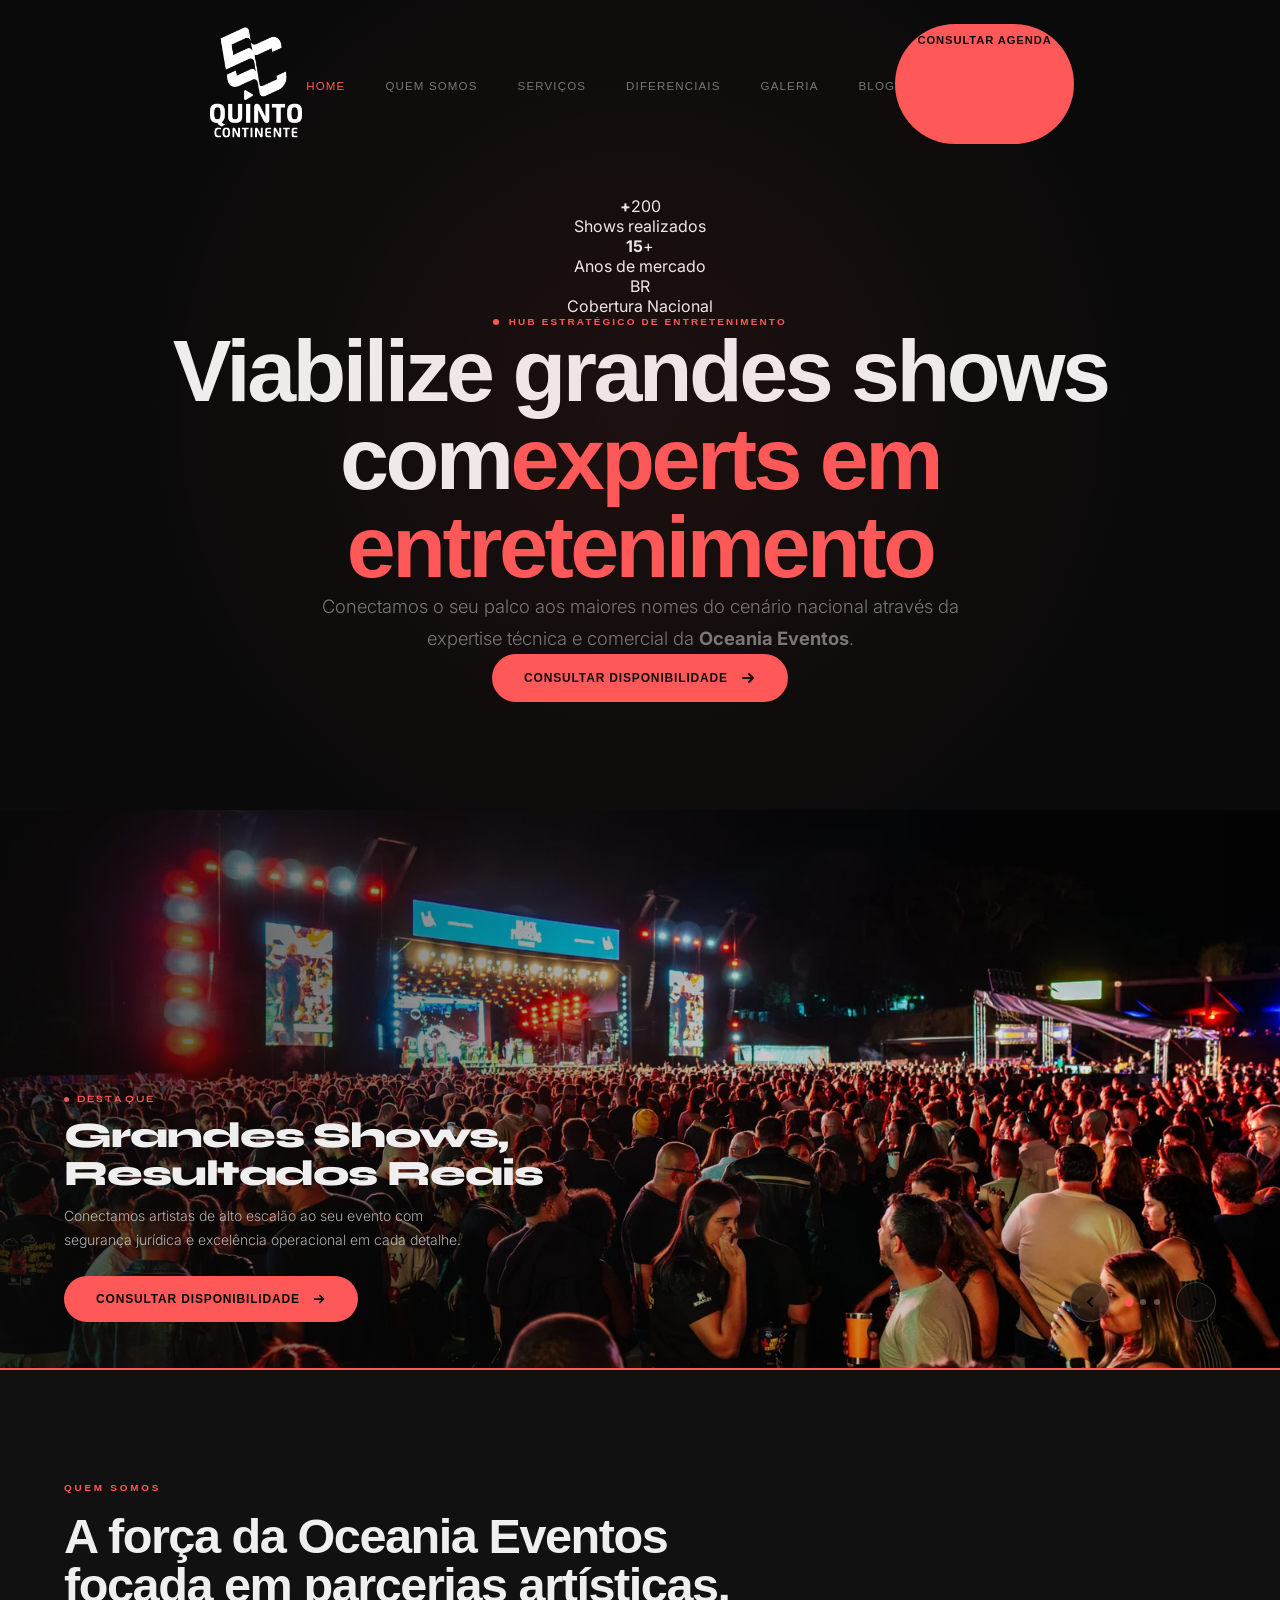
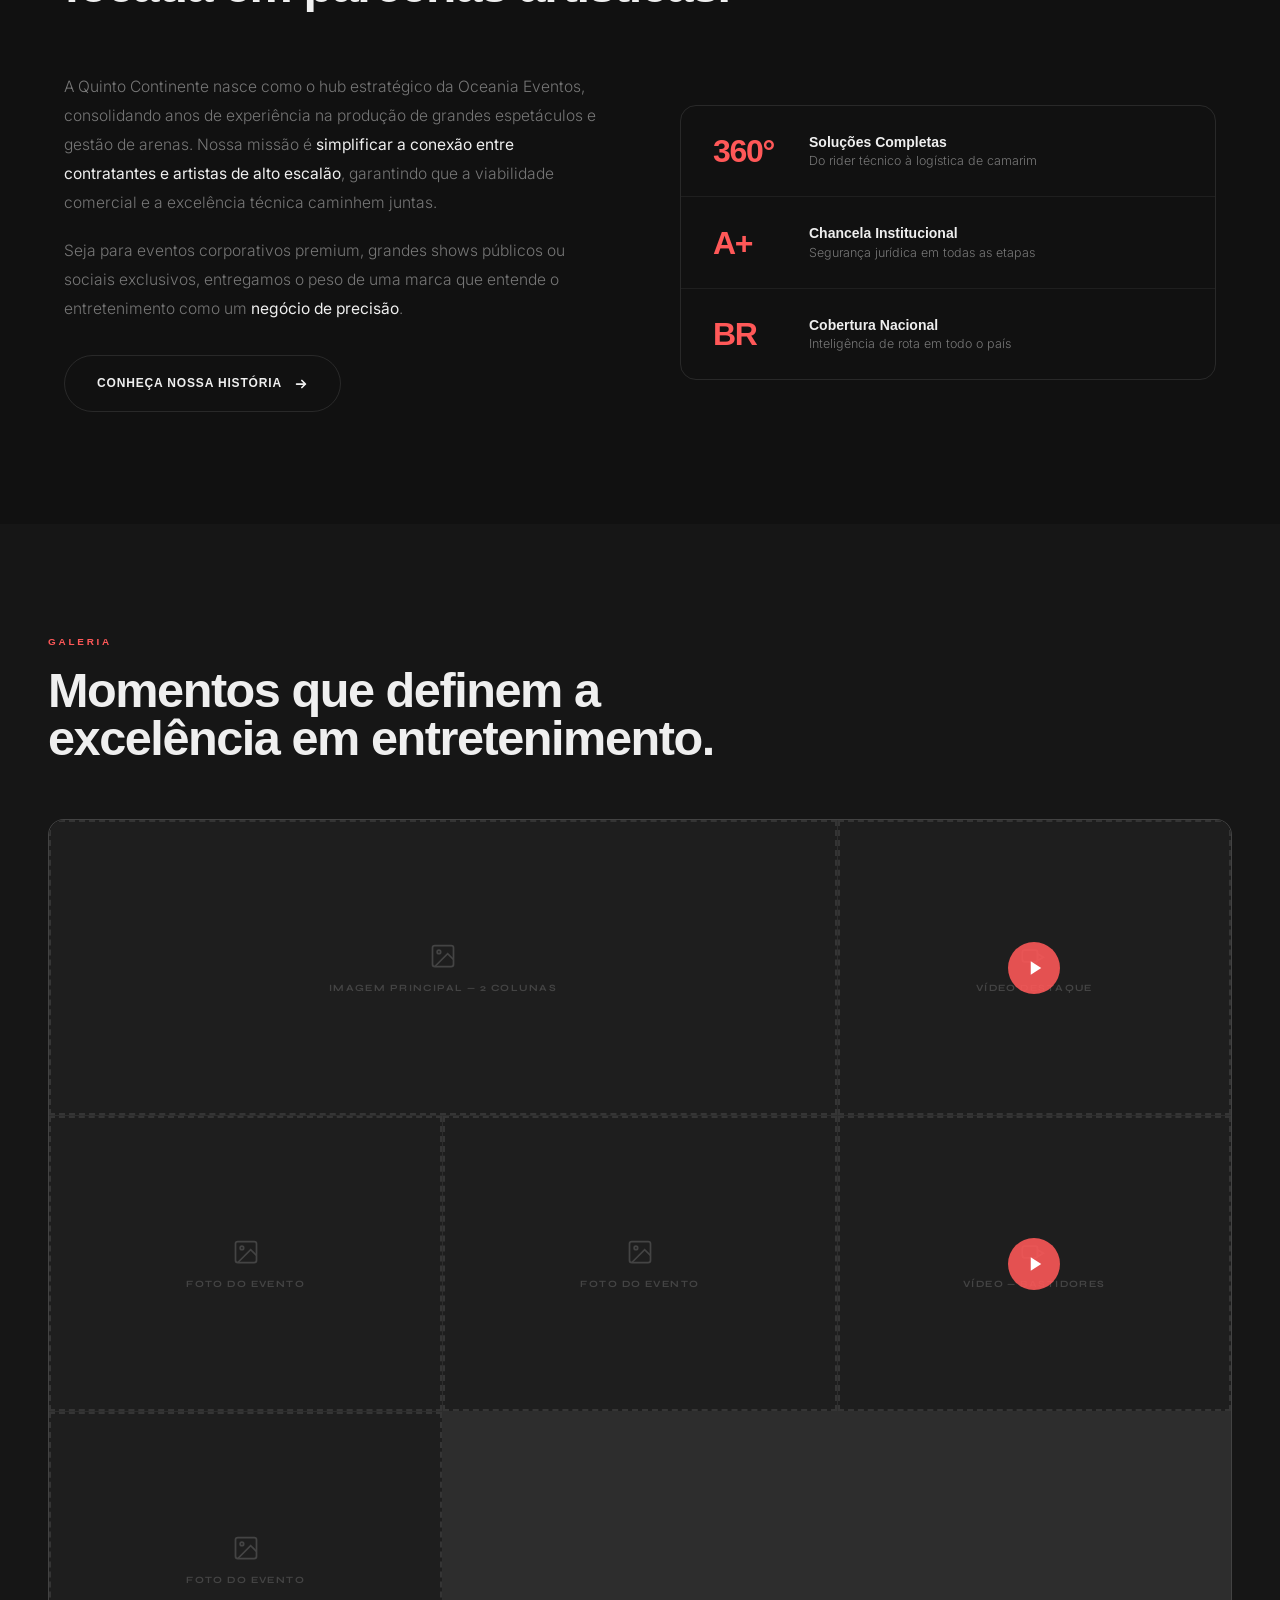
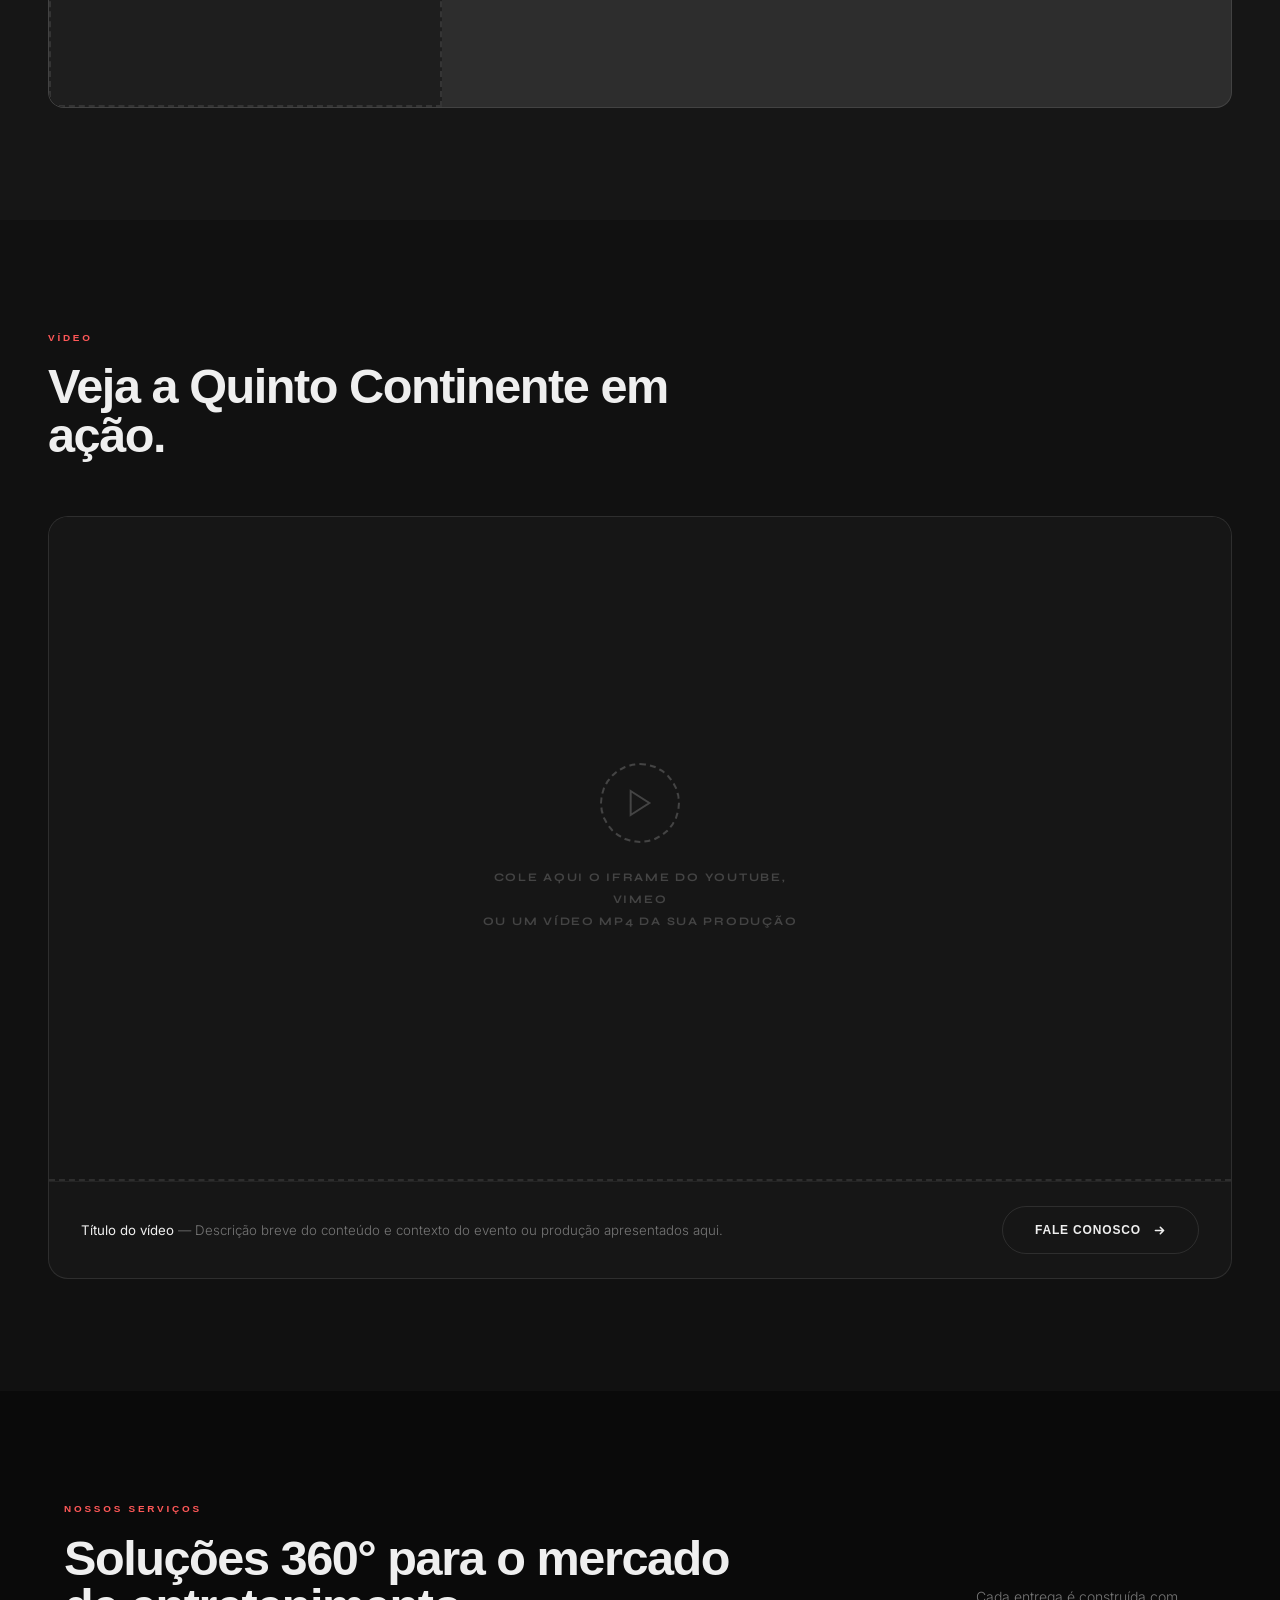
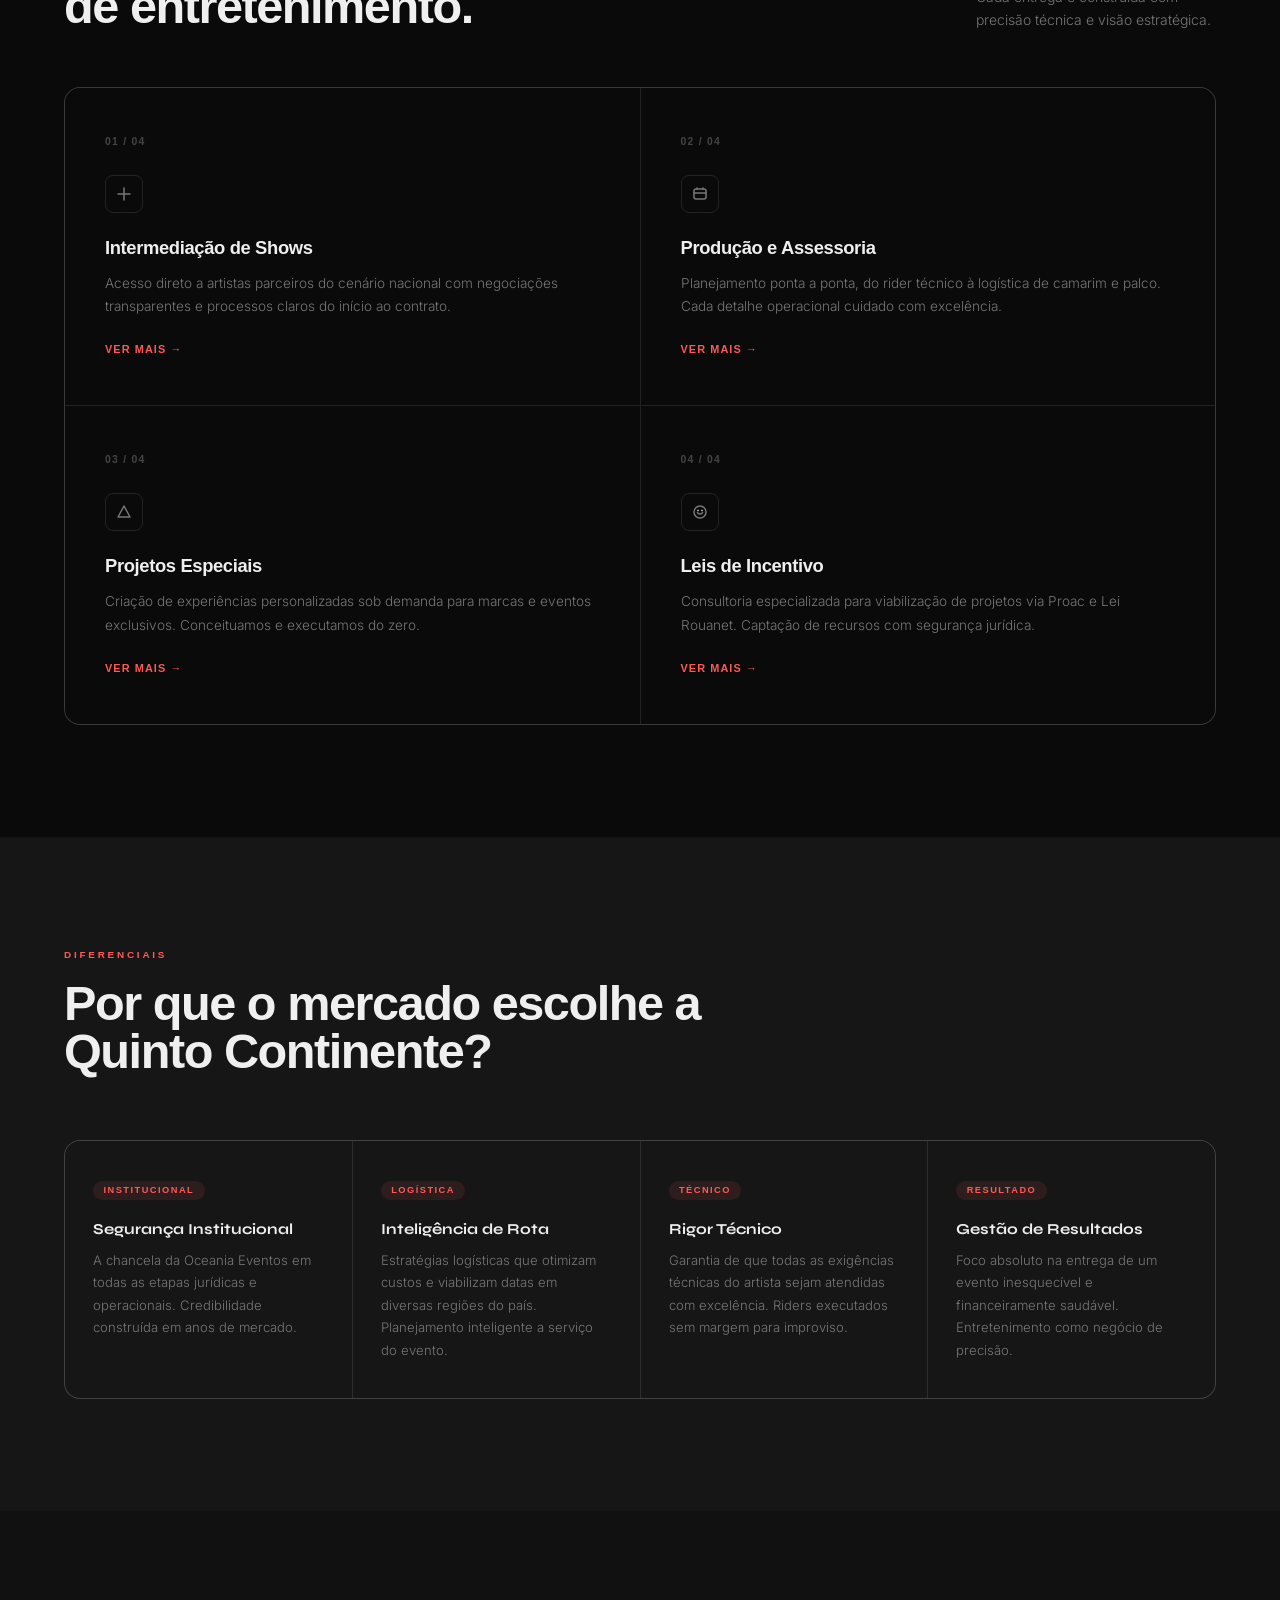
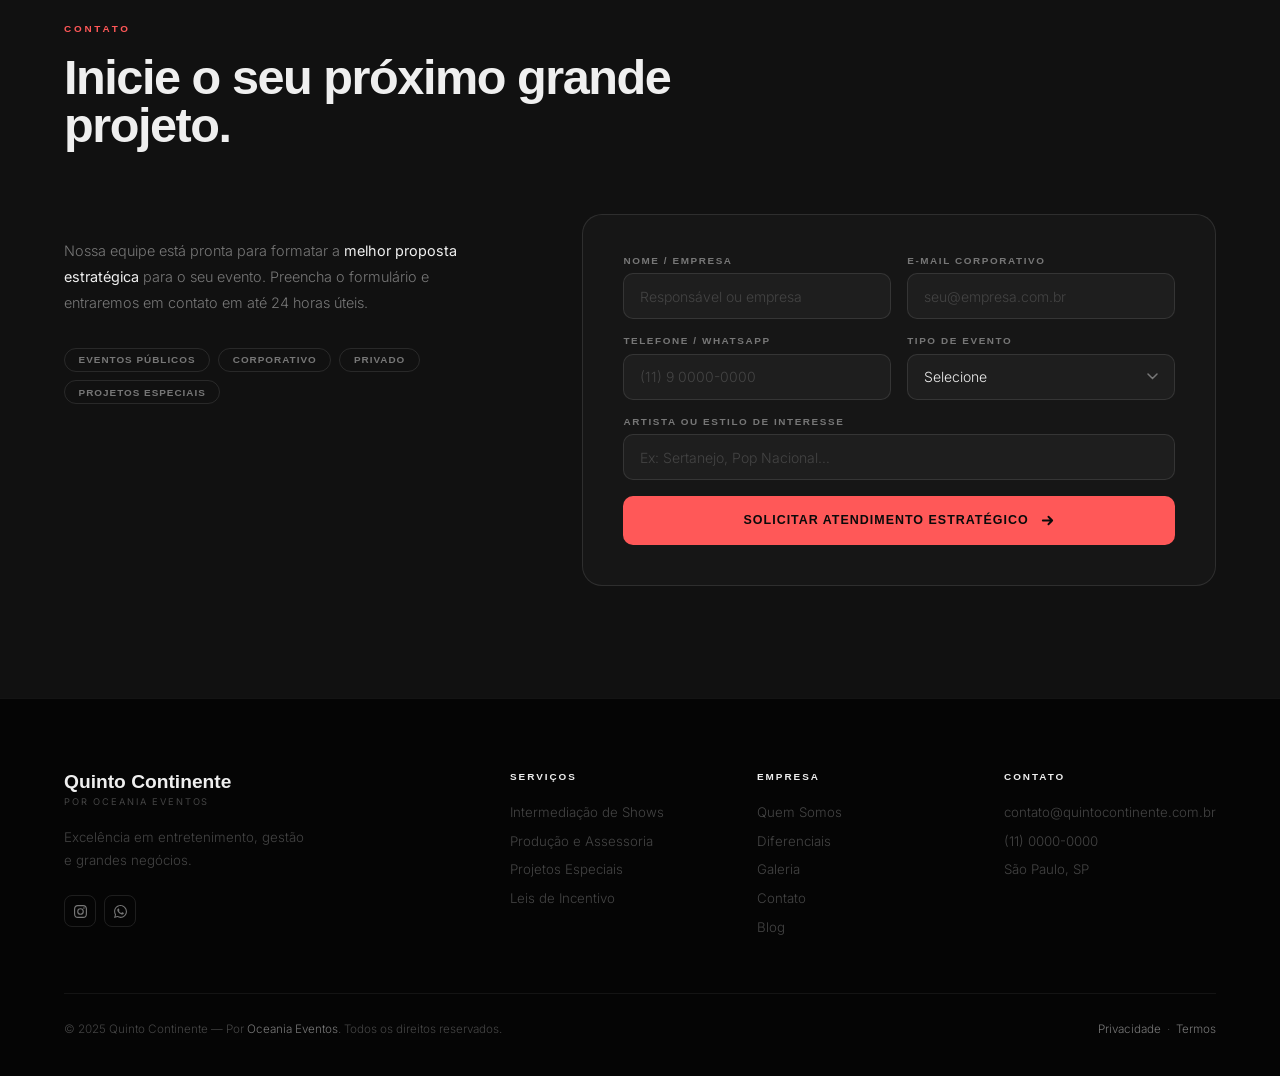
<file: index.html>
<!DOCTYPE html>
<html lang="pt-BR">
<head>
  <meta charset="UTF-8">
  <meta name="viewport" content="width=device-width, initial-scale=1.0">
  <title>Quinto Continente – Hub Estratégico de Entretenimento</title>
  <meta name="description" content="Conectamos grandes artistas ao seu palco com segurança operacional e expertise técnica da Oceania Eventos.">
  <link href="https://fonts.googleapis.com/css2?family=Syne:wght@400;500;600;700;800&family=Inter:wght@300;400;500&display=swap" rel="stylesheet">
  <link rel="stylesheet" href="assets/css/style.css">
  <link rel="stylesheet" href="assets/css/media.css">
</head>
<body>

  <div id="cur" class="cursor"></div>
  <div id="curR" class="cursor-ring"></div>
  <nav id="nav">
    <a href="index.html" class="nav-logo">
      <img src="assets/images/logo.png" alt="Quinto Continente" onerror="this.style.display='none';this.insertAdjacentHTML('afterend','<span style=\'font-family:Syne,sans-serif;font-size:1.1rem;font-weight:800;color:var(--text)\'>Quinto Continente</span>')">
    </a>
    <ul class="nav-links">
      <li><a href="index.html" class="active">Home</a></li>
      <li><a href="sobre/index.html">Quem Somos</a></li>
      <li><a href="servicos/index.html">Serviços</a></li>
      <li><a href="#diferenciais">Diferenciais</a></li>
      <li><a href="#midia">Galeria</a></li>
      <li><a href="https://blog.quintocontinente.com.br" target="_blank" rel="noopener">Blog</a></li>
    </ul>
    <a href="#contato" class="nav-btn">Consultar Agenda</a>
    <button class="nav-hamburger" aria-label="Menu"><span></span><span></span><span></span></button>
  </nav>
  <div class="nav-mobile">
    <a href="index.html">Home</a>
    <a href="sobre/index.html">Quem Somos</a>
    <a href="servicos/index.html">Serviços</a>
    <a href="#diferenciais">Diferenciais</a>
    <a href="#midia">Galeria</a>
    <a href="https://blog.quintocontinente.com.br" target="_blank" rel="noopener">Blog</a>
    <a href="#contato" style="color:var(--accent)">Consultar Agenda</a>
  </div>

  <!-- HERO -->
  <section class="hero">
    <div class="hero-bg"></div>
    <div class="hero-floats">
      <div class="hero-float"><div class="hero-float-num"><b>+</b>200</div><div class="hero-float-label">Shows realizados</div></div>
      <div class="hero-float"><div class="hero-float-num"><b>15</b>+</div><div class="hero-float-label">Anos de mercado</div></div>
      <div class="hero-float"><div class="hero-float-num">BR</div><div class="hero-float-label">Cobertura Nacional</div></div>
    </div>
    <div class="hero-tag"><span class="hero-tag-dot"></span>Hub Estratégico de Entretenimento</div>
    <h1>Viabilize grandes shows com<span class="hl">experts em entretenimento</span></h1>
    <div class="hero-bottom">
      <p class="hero-sub">Conectamos o seu palco aos maiores nomes do cenário nacional através da expertise técnica e comercial da <strong>Oceania Eventos</strong>.</p>
      <a href="#contato" class="btn-main">Consultar disponibilidade <svg class="arr" width="16" height="16" viewBox="0 0 16 16" fill="none"><path d="M3 8h10M9 4l4 4-4 4" stroke="currentColor" stroke-width="2" stroke-linecap="round" stroke-linejoin="round"/></svg></a>
    </div>
    <div class="hero-rule"></div>
  </section>

  <!-- BANNER ROTATIVO
       Para adicionar conteúdo em cada slide:
       - Imagem: <img class="banner-media" src="SUA-IMAGEM.jpg" alt="descrição">
       - Vídeo:  <video class="banner-media" autoplay muted loop playsinline><source src="SEU-VIDEO.mp4" type="video/mp4"></video>
       Coloque a tag dentro de <div class="banner-slide"> antes do .banner-overlay
  -->
  <div class="banner-section">
    <div class="banner-slider" id="bannerSlider">

      <div class="banner-slide active">
        <!-- Substitua pelo conteúdo do Banner 1 -->
        <div class="banner-ph"><div class="banner-ph-icon"><svg viewBox="0 0 24 24" stroke="currentColor" fill="none" stroke-width="1.5"><rect x="3" y="3" width="18" height="18" rx="2"/><circle cx="8.5" cy="8.5" r="1.5"/><path d="m21 15-5-5L5 21"/></svg></div><span><img class="banner-media" src="assets/images/banner_1.webp" alt="um baita festival"></span></div>
        <div class="banner-overlay"></div>
        <div class="banner-content">
          <div class="banner-label"><span class="banner-label-dot"></span>Destaque</div>
          <div class="banner-title">Grandes Shows, Resultados Reais</div>
          <div class="banner-desc">Conectamos artistas de alto escalão ao seu evento com segurança jurídica e excelência operacional em cada detalhe.</div>
          <a href="#contato" class="btn-main">Consultar disponibilidade <svg class="arr" width="14" height="14" viewBox="0 0 16 16" fill="none"><path d="M3 8h10M9 4l4 4-4 4" stroke="currentColor" stroke-width="2" stroke-linecap="round" stroke-linejoin="round"/></svg></a>
        </div>
      </div>

      <div class="banner-slide">
        <!-- Substitua pelo conteúdo do Banner 2 -->
        <div class="banner-ph"><div class="banner-ph-icon"><svg viewBox="0 0 24 24" stroke="currentColor" fill="none" stroke-width="1.5"><path d="m15 10 5 3-5 3V10z"/><rect x="2" y="7" width="13" height="10" rx="2"/></svg></div><span><img class="banner-media" src="assets/images/banner_2.webp" alt="descrição"></span></div>
        <div class="banner-overlay"></div>
        <div class="banner-content">
          <div class="banner-label"><span class="banner-label-dot"></span>Serviços</div>
          <div class="banner-title">Produção Completa Ponta a Ponta</div>
          <div class="banner-desc">Do rider técnico à logística de camarim e palco — cada detalhe operacional cuidado com excelência e precisão.</div>
          <a href="servicos/index.html" class="btn-main">Ver nossos serviços <svg class="arr" width="14" height="14" viewBox="0 0 16 16" fill="none"><path d="M3 8h10M9 4l4 4-4 4" stroke="currentColor" stroke-width="2" stroke-linecap="round" stroke-linejoin="round"/></svg></a>
        </div>
      </div>

      <div class="banner-slide">
        <!-- Substitua pelo conteúdo do Banner 3 -->
        <div class="banner-ph"><div class="banner-ph-icon"><svg viewBox="0 0 24 24" stroke="currentColor" fill="none" stroke-width="1.5"><polygon points="12,2 22,20 2,20"/></svg></div><span>Banner 3 — Adicione imagem ou vídeo aqui</span></div>
        <div class="banner-overlay"></div>
        <div class="banner-content">
          <div class="banner-label"><span class="banner-label-dot"></span>Projetos Especiais</div>
          <div class="banner-title">Experiências Personalizadas para Marcas</div>
          <div class="banner-desc">Criamos e executamos projetos exclusivos sob demanda — do conceito ao evento inesquecível, com total comprometimento.</div>
          <a href="servicos/index.html#especiais" class="btn-main">Saiba mais <svg class="arr" width="14" height="14" viewBox="0 0 16 16" fill="none"><path d="M3 8h10M9 4l4 4-4 4" stroke="currentColor" stroke-width="2" stroke-linecap="round" stroke-linejoin="round"/></svg></a>
        </div>
      </div>

      <div class="banner-progress" id="bannerProgress"></div>
      <div class="banner-controls">
        <button class="banner-btn" id="bannerPrev" aria-label="Anterior"><svg viewBox="0 0 16 16" stroke="currentColor" fill="none" stroke-width="2" stroke-linecap="round" stroke-linejoin="round"><path d="M10 4l-4 4 4 4"/></svg></button>
        <div class="banner-dots" id="bannerDots">
          <div class="banner-dot active" data-slide="0"></div>
          <div class="banner-dot" data-slide="1"></div>
          <div class="banner-dot" data-slide="2"></div>
        </div>
        <button class="banner-btn" id="bannerNext" aria-label="Próximo"><svg viewBox="0 0 16 16" stroke="currentColor" fill="none" stroke-width="2" stroke-linecap="round" stroke-linejoin="round"><path d="M6 4l4 4-4 4"/></svg></button>
      </div>
    </div>
  </div>

  <!-- SOBRE -->
  <section class="sobre" id="sobre">
    <div class="s-label reveal">Quem Somos</div>
    <h2 class="s-title reveal">A força da Oceania Eventos focada em parcerias artísticas.</h2>
    <div class="sobre-inner">
      <div class="sobre-body reveal">
        <p>A Quinto Continente nasce como o hub estratégico da Oceania Eventos, consolidando anos de experiência na produção de grandes espetáculos e gestão de arenas. Nossa missão é <strong>simplificar a conexão entre contratantes e artistas de alto escalão</strong>, garantindo que a viabilidade comercial e a excelência técnica caminhem juntas.</p>
        <p>Seja para eventos corporativos premium, grandes shows públicos ou sociais exclusivos, entregamos o peso de uma marca que entende o entretenimento como um <strong>negócio de precisão</strong>.</p>
        <a href="sobre/index.html" class="btn-outline" style="margin-top:2rem;display:inline-flex;align-items:center;gap:.75rem">Conheça nossa história <svg class="arr" width="14" height="14" viewBox="0 0 16 16" fill="none"><path d="M3 8h10M9 4l4 4-4 4" stroke="currentColor" stroke-width="2" stroke-linecap="round" stroke-linejoin="round"/></svg></a>
      </div>
      <div class="stat-box reveal d2">
        <div class="stat-row"><div class="stat-num">360°</div><div><div class="stat-title">Soluções Completas</div><div class="stat-sub">Do rider técnico à logística de camarim</div></div></div>
        <div class="stat-row"><div class="stat-num">A+</div><div><div class="stat-title">Chancela Institucional</div><div class="stat-sub">Segurança jurídica em todas as etapas</div></div></div>
        <div class="stat-row"><div class="stat-num">BR</div><div><div class="stat-title">Cobertura Nacional</div><div class="stat-sub">Inteligência de rota em todo o país</div></div></div>
      </div>
    </div>
  </section>

  <!-- GALERIA DE MÍDIA
       Para adicionar imagens/vídeos:
       - Imagem: substitua <div class="midia-ph"> por <img src="foto.jpg" alt="descrição">
       - Vídeo:  substitua <div class="midia-ph"> por <video src="video.mp4" muted loop></video>
       - Edite o texto em .midia-hover-label com o título de cada item
  -->
  <section class="midia-section" id="midia">
    <div class="s-label reveal">Galeria</div>
    <h2 class="s-title reveal">Momentos que definem a excelência em entretenimento.</h2>
    <div class="midia-grid reveal">

      <div class="midia-item midia-large" data-type="image">
        <!-- Imagem principal (ocupa 2 colunas) — Substitua o midia-ph abaixo -->
        <div class="midia-ph"><svg viewBox="0 0 24 24" stroke="currentColor" fill="none" stroke-width="1.5"><rect x="3" y="3" width="18" height="18" rx="2"/><circle cx="8.5" cy="8.5" r="1.5"/><path d="m21 15-5-5L5 21"/></svg><span>Imagem principal — 2 colunas</span></div>
        <div class="midia-hover"><div class="midia-hover-label">Show em destaque</div></div>
      </div>

      <div class="midia-item" data-type="video">
        <!-- Vídeo 1 — Substitua o midia-ph abaixo -->
        <div class="midia-ph"><svg viewBox="0 0 24 24" stroke="currentColor" fill="none" stroke-width="1.5"><path d="m15 10 5 3-5 3V10z"/><rect x="2" y="7" width="13" height="10" rx="2"/></svg><span>Vídeo destaque</span></div>
        <div class="midia-play-icon"><svg viewBox="0 0 24 24" fill="white"><polygon points="5,3 19,12 5,21"/></svg></div>
        <div class="midia-hover"><div class="midia-hover-label">Assista ao vídeo</div></div>
      </div>

      <div class="midia-item" data-type="image">
        <!-- Foto 2 — Substitua o midia-ph abaixo -->
        <div class="midia-ph"><svg viewBox="0 0 24 24" stroke="currentColor" fill="none" stroke-width="1.5"><rect x="3" y="3" width="18" height="18" rx="2"/><circle cx="8.5" cy="8.5" r="1.5"/><path d="m21 15-5-5L5 21"/></svg><span>Foto do evento</span></div>
        <div class="midia-hover"><div class="midia-hover-label">Evento corporativo</div></div>
      </div>

      <div class="midia-item" data-type="image">
        <!-- Foto 3 — Substitua o midia-ph abaixo -->
        <div class="midia-ph"><svg viewBox="0 0 24 24" stroke="currentColor" fill="none" stroke-width="1.5"><rect x="3" y="3" width="18" height="18" rx="2"/><circle cx="8.5" cy="8.5" r="1.5"/><path d="m21 15-5-5L5 21"/></svg><span>Foto do evento</span></div>
        <div class="midia-hover"><div class="midia-hover-label">Palco e produção</div></div>
      </div>

      <div class="midia-item" data-type="video">
        <!-- Vídeo 2 — Substitua o midia-ph abaixo -->
        <div class="midia-ph"><svg viewBox="0 0 24 24" stroke="currentColor" fill="none" stroke-width="1.5"><path d="m15 10 5 3-5 3V10z"/><rect x="2" y="7" width="13" height="10" rx="2"/></svg><span>Vídeo — bastidores</span></div>
        <div class="midia-play-icon"><svg viewBox="0 0 24 24" fill="white"><polygon points="5,3 19,12 5,21"/></svg></div>
        <div class="midia-hover"><div class="midia-hover-label">Bastidores do show</div></div>
      </div>

      <div class="midia-item" data-type="image">
        <!-- Foto 4 — Substitua o midia-ph abaixo -->
        <div class="midia-ph"><svg viewBox="0 0 24 24" stroke="currentColor" fill="none" stroke-width="1.5"><rect x="3" y="3" width="18" height="18" rx="2"/><circle cx="8.5" cy="8.5" r="1.5"/><path d="m21 15-5-5L5 21"/></svg><span>Foto do evento</span></div>
        <div class="midia-hover"><div class="midia-hover-label">Show ao vivo</div></div>
      </div>

    </div>
  </section>

  <!-- VÍDEO DESTAQUE
       Para YouTube: substitua o .video-ph-large por:
         <iframe src="https://www.youtube.com/embed/ID_DO_VIDEO" allow="autoplay; encrypted-media" allowfullscreen></iframe>
       Para vídeo próprio MP4:
         <video controls poster="thumbnail.jpg"><source src="video.mp4" type="video/mp4"></video>
  -->
  <section class="video-section" id="video">
    <div class="s-label reveal">Vídeo</div>
    <h2 class="s-title reveal">Veja a Quinto Continente em ação.</h2>
    <div class="video-wrap reveal d1">
      <!-- Substitua o bloco abaixo pelo iframe do YouTube ou tag <video> -->
      <div class="video-ph-large">
        <div class="video-ph-play"><svg viewBox="0 0 24 24" stroke="currentColor" fill="none" stroke-width="1.5"><polygon points="5,3 19,12 5,21"/></svg></div>
        <p>Cole aqui o iframe do YouTube, Vimeo<br>ou um vídeo MP4 da sua produção</p>
      </div>
      <!-- Exemplo YouTube (descomente e substitua o ID):
      <iframe src="https://www.youtube.com/embed/SEU_VIDEO_ID?rel=0&modestbranding=1"
              allow="accelerometer; autoplay; clipboard-write; encrypted-media; gyroscope; picture-in-picture"
              allowfullscreen></iframe>
      -->
      <div class="video-caption">
        <div class="video-caption-text"><strong>Título do vídeo</strong> — Descrição breve do conteúdo e contexto do evento ou produção apresentados aqui.</div>
        <a href="#contato" class="btn-outline" style="white-space:nowrap;flex-shrink:0;">Fale conosco <svg class="arr" width="13" height="13" viewBox="0 0 16 16" fill="none"><path d="M3 8h10M9 4l4 4-4 4" stroke="currentColor" stroke-width="2" stroke-linecap="round" stroke-linejoin="round"/></svg></a>
      </div>
    </div>
  </section>

  <!-- SERVIÇOS -->
  <section class="servicos" id="servicos">
    <div class="servicos-hd">
      <div><div class="s-label reveal">Nossos Serviços</div><h2 class="s-title reveal">Soluções 360° para o mercado de entretenimento.</h2></div>
      <p class="servicos-hd-note reveal">Cada entrega é construída com precisão técnica e visão estratégica.</p>
    </div>
    <div class="cards-wrap card-grid-2">
      <div class="card reveal"><div class="card-bar"></div><div class="card-idx">01 / 04</div><div class="card-icon"><svg viewBox="0 0 16 16" fill="none"><path d="M8 2v12M2 8h12" stroke-width="1.5" stroke-linecap="round"/></svg></div><h3 class="card-title">Intermediação de Shows</h3><p class="card-desc">Acesso direto a artistas parceiros do cenário nacional com negociações transparentes e processos claros do início ao contrato.</p><a href="servicos/index.html#intermediacao" class="card-link">Ver mais →</a></div>
      <div class="card reveal d1"><div class="card-bar"></div><div class="card-idx">02 / 04</div><div class="card-icon"><svg viewBox="0 0 16 16" fill="none"><rect x="2" y="3" width="12" height="10" rx="2" stroke-width="1.5"/><path d="M5 3V2M11 3V2M2 7h12" stroke-width="1.5" stroke-linecap="round"/></svg></div><h3 class="card-title">Produção e Assessoria</h3><p class="card-desc">Planejamento ponta a ponta, do rider técnico à logística de camarim e palco. Cada detalhe operacional cuidado com excelência.</p><a href="servicos/index.html#producao" class="card-link">Ver mais →</a></div>
      <div class="card reveal d2"><div class="card-bar"></div><div class="card-idx">03 / 04</div><div class="card-icon"><svg viewBox="0 0 16 16" fill="none"><polygon points="8,2 14,13 2,13" stroke-width="1.5" stroke-linejoin="round"/></svg></div><h3 class="card-title">Projetos Especiais</h3><p class="card-desc">Criação de experiências personalizadas sob demanda para marcas e eventos exclusivos. Conceituamos e executamos do zero.</p><a href="servicos/index.html#especiais" class="card-link">Ver mais →</a></div>
      <div class="card reveal d3"><div class="card-bar"></div><div class="card-idx">04 / 04</div><div class="card-icon"><svg viewBox="0 0 16 16" fill="none"><circle cx="8" cy="8" r="6" stroke-width="1.5"/><path d="M5.5 8.5S6 10 8 10s2.5-1.5 2.5-1.5" stroke-width="1.5" stroke-linecap="round"/><circle cx="6" cy="6.5" r=".8" fill="currentColor" stroke="none"/><circle cx="10" cy="6.5" r=".8" fill="currentColor" stroke="none"/></svg></div><h3 class="card-title">Leis de Incentivo</h3><p class="card-desc">Consultoria especializada para viabilização de projetos via Proac e Lei Rouanet. Captação de recursos com segurança jurídica.</p><a href="servicos/index.html#leis" class="card-link">Ver mais →</a></div>
    </div>
  </section>

  <!-- DIFERENCIAIS -->
  <section class="diferenciais" id="diferenciais">
    <div class="s-label reveal">Diferenciais</div>
    <h2 class="s-title reveal">Por que o mercado escolhe a Quinto Continente?</h2>
    <div class="cards-wrap card-grid-4" style="margin-top:4rem">
      <div class="dif reveal"><div class="dif-pill">Institucional</div><h4 class="dif-title">Segurança Institucional</h4><p class="dif-desc">A chancela da Oceania Eventos em todas as etapas jurídicas e operacionais. Credibilidade construída em anos de mercado.</p></div>
      <div class="dif reveal d1"><div class="dif-pill">Logística</div><h4 class="dif-title">Inteligência de Rota</h4><p class="dif-desc">Estratégias logísticas que otimizam custos e viabilizam datas em diversas regiões do país. Planejamento inteligente a serviço do evento.</p></div>
      <div class="dif reveal d2"><div class="dif-pill">Técnico</div><h4 class="dif-title">Rigor Técnico</h4><p class="dif-desc">Garantia de que todas as exigências técnicas do artista sejam atendidas com excelência. Riders executados sem margem para improviso.</p></div>
      <div class="dif reveal d3"><div class="dif-pill">Resultado</div><h4 class="dif-title">Gestão de Resultados</h4><p class="dif-desc">Foco absoluto na entrega de um evento inesquecível e financeiramente saudável. Entretenimento como negócio de precisão.</p></div>
    </div>
  </section>

  <!-- CONTATO -->
  <section class="contato" id="contato">
    <div class="s-label reveal">Contato</div>
    <h2 class="s-title reveal">Inicie o seu próximo grande projeto.</h2>
    <div class="contato-inner">
      <div class="contato-lft reveal">
        <p>Nossa equipe está pronta para formatar a <strong>melhor proposta estratégica</strong> para o seu evento. Preencha o formulário e entraremos em contato em até 24 horas úteis.</p>
        <div class="chips" style="margin-top:2rem"><span class="chip">Eventos Públicos</span><span class="chip">Corporativo</span><span class="chip">Privado</span><span class="chip">Projetos Especiais</span></div>
      </div>
      <div class="form-box reveal d2">
        <form data-form="contato">
          <div class="form-row">
            <div class="fg"><label class="fl" for="f-nome">Nome / Empresa</label><input class="fi" type="text" id="f-nome" placeholder="Responsável ou empresa" required></div>
            <div class="fg"><label class="fl" for="f-email">E-mail Corporativo</label><input class="fi" type="email" id="f-email" placeholder="seu@empresa.com.br" required></div>
          </div>
          <div class="form-row">
            <div class="fg"><label class="fl" for="f-tel">Telefone / WhatsApp</label><input class="fi" type="tel" id="f-tel" placeholder="(11) 9 0000-0000" required></div>
            <div class="fg"><label class="fl" for="f-tipo">Tipo de Evento</label><select class="fs" id="f-tipo" required><option value="" disabled selected>Selecione</option><option>Público</option><option>Privado</option><option>Corporativo</option></select></div>
          </div>
          <div class="fg"><label class="fl" for="f-artista">Artista ou Estilo de Interesse</label><input class="fi" type="text" id="f-artista" placeholder="Ex: Sertanejo, Pop Nacional…"></div>
          <button type="submit" class="btn-form">Solicitar Atendimento Estratégico <svg class="arr" width="15" height="15" viewBox="0 0 16 16" fill="none"><path d="M3 8h10M9 4l4 4-4 4" stroke="currentColor" stroke-width="2" stroke-linecap="round" stroke-linejoin="round"/></svg></button>
          <p class="form-ok"></p>
        </form>
      </div>
    </div>
  </section>

  <footer>
    <div class="footer-top">
      <div>
        <div class="f-logo">Quinto Continente</div>
        <div class="f-sub">Por Oceania Eventos</div>
        <p class="f-desc">Excelência em entretenimento, gestão e grandes negócios.</p>
        <div class="f-social">
          <a href="#" class="f-s" aria-label="Instagram"><svg viewBox="0 0 24 24"><path d="M12 2.163c3.204 0 3.584.012 4.85.07 3.252.148 4.771 1.691 4.919 4.919.058 1.265.069 1.645.069 4.849 0 3.205-.012 3.584-.069 4.849-.149 3.225-1.664 4.771-4.919 4.919-1.266.058-1.644.07-4.85.07-3.204 0-3.584-.012-4.849-.07-3.26-.149-4.771-1.699-4.919-4.92-.058-1.265-.07-1.644-.07-4.849 0-3.204.013-3.583.07-4.849.149-3.227 1.664-4.771 4.919-4.919 1.266-.057 1.645-.069 4.849-.069zM12 0C8.741 0 8.333.014 7.053.072 2.695.272.273 2.69.073 7.052.014 8.333 0 8.741 0 12c0 3.259.014 3.668.072 4.948.2 4.358 2.618 6.78 6.98 6.98C8.333 23.986 8.741 24 12 24c3.259 0 3.668-.014 4.948-.072 4.354-.2 6.782-2.618 6.979-6.98.059-1.28.073-1.689.073-4.948 0-3.259-.014-3.667-.072-4.947-.196-4.354-2.617-6.78-6.979-6.98C15.668.014 15.259 0 12 0zm0 5.838a6.162 6.162 0 100 12.324 6.162 6.162 0 000-12.324zM12 16a4 4 0 110-8 4 4 0 010 8zm6.406-11.845a1.44 1.44 0 100 2.881 1.44 1.44 0 000-2.881z"/></svg></a>
          <a href="#" class="f-s" aria-label="WhatsApp"><svg viewBox="0 0 24 24"><path d="M17.472 14.382c-.297-.149-1.758-.867-2.03-.967-.273-.099-.471-.148-.67.15-.197.297-.767.966-.94 1.164-.173.199-.347.223-.644.075-.297-.15-1.255-.463-2.39-1.475-.883-.788-1.48-1.761-1.653-2.059-.173-.297-.018-.458.13-.606.134-.133.298-.347.446-.52.149-.174.198-.298.298-.497.099-.198.05-.371-.025-.52-.075-.149-.669-1.612-.916-2.207-.242-.579-.487-.5-.669-.51-.173-.008-.371-.01-.57-.01-.198 0-.52.074-.792.372-.272.297-1.04 1.016-1.04 2.479 0 1.462 1.065 2.875 1.213 3.074.149.198 2.096 3.2 5.077 4.487.709.306 1.262.489 1.694.625.712.227 1.36.195 1.871.118.571-.085 1.758-.719 2.006-1.413.248-.694.248-1.289.173-1.413-.074-.124-.272-.198-.57-.347m-5.421 7.403h-.004a9.87 9.87 0 01-5.031-1.378l-.361-.214-3.741.982.998-3.648-.235-.374a9.86 9.86 0 01-1.51-5.26c.001-5.45 4.436-9.884 9.888-9.884 2.64 0 5.122 1.03 6.988 2.898a9.825 9.825 0 012.893 6.994c-.003 5.45-4.437 9.884-9.885 9.884m8.413-18.297A11.815 11.815 0 0012.05 0C5.495 0 .16 5.335.157 11.892c0 2.096.547 4.142 1.588 5.945L.057 24l6.305-1.654a11.882 11.882 0 005.683 1.448h.005c6.554 0 11.89-5.335 11.893-11.893a11.821 11.821 0 00-3.48-8.413z"/></svg></a>
        </div>
      </div>
      <div><div class="f-col-title">Serviços</div><ul class="f-links"><li><a href="servicos/index.html#intermediacao">Intermediação de Shows</a></li><li><a href="servicos/index.html#producao">Produção e Assessoria</a></li><li><a href="servicos/index.html#especiais">Projetos Especiais</a></li><li><a href="servicos/index.html#leis">Leis de Incentivo</a></li></ul></div>
      <div><div class="f-col-title">Empresa</div><ul class="f-links"><li><a href="sobre/index.html">Quem Somos</a></li><li><a href="#diferenciais">Diferenciais</a></li><li><a href="#midia">Galeria</a></li><li><a href="#contato">Contato</a></li><li><a href="https://blog.quintocontinente.com.br" target="_blank" rel="noopener">Blog</a></li></ul></div>
      <div><div class="f-col-title">Contato</div><ul class="f-links"><li><a href="mailto:contato@quintocontinente.com.br">contato@quintocontinente.com.br</a></li><li><a href="tel:+5511000000000">(11) 0000-0000</a></li><li><a href="#">São Paulo, SP</a></li></ul></div>
    </div>
    <div class="footer-bot">
      <p>© 2025 Quinto Continente — Por <a href="#">Oceania Eventos</a>. Todos os direitos reservados.</p>
      <p><a href="#">Privacidade</a> &nbsp;·&nbsp; <a href="#">Termos</a></p>
    </div>
  </footer>

  <script src="assets/js/main.js"></script>
  <script src="assets/js/banner.js"></script>
</body>
</html>
</file>
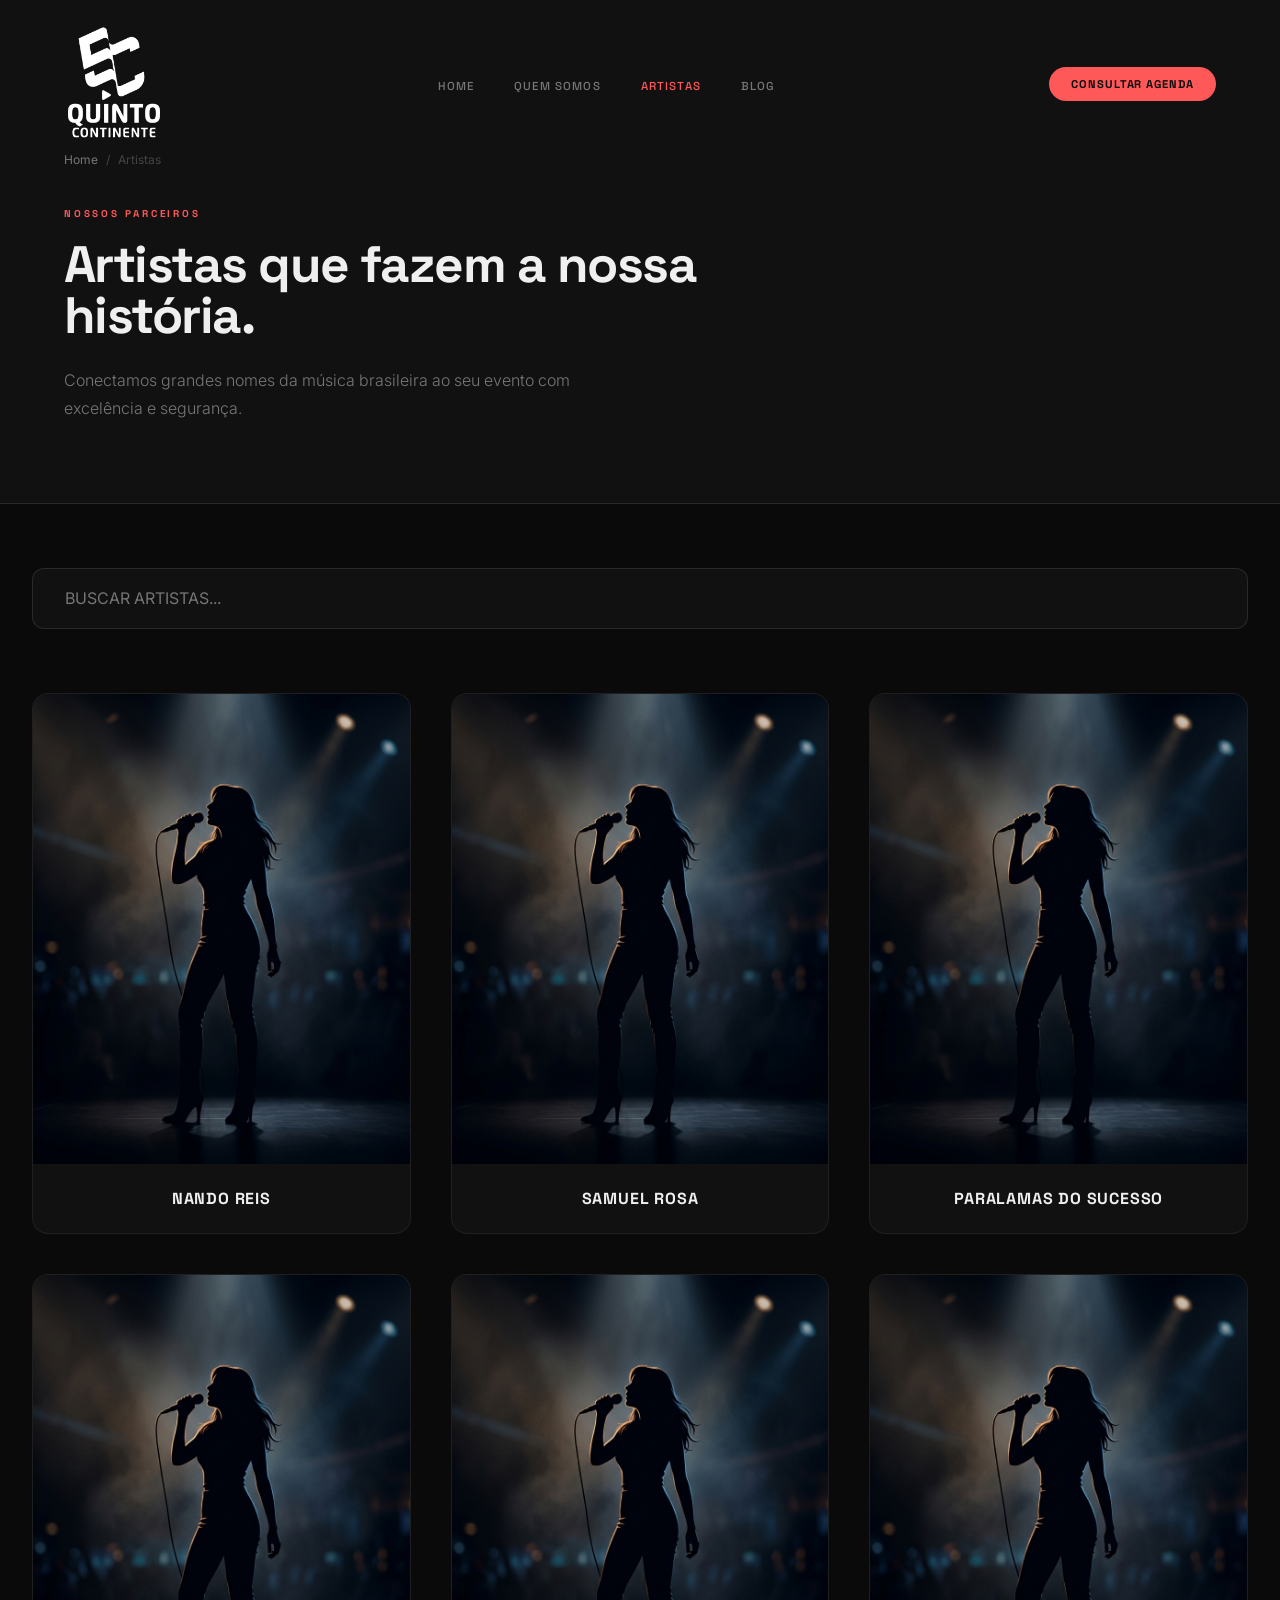
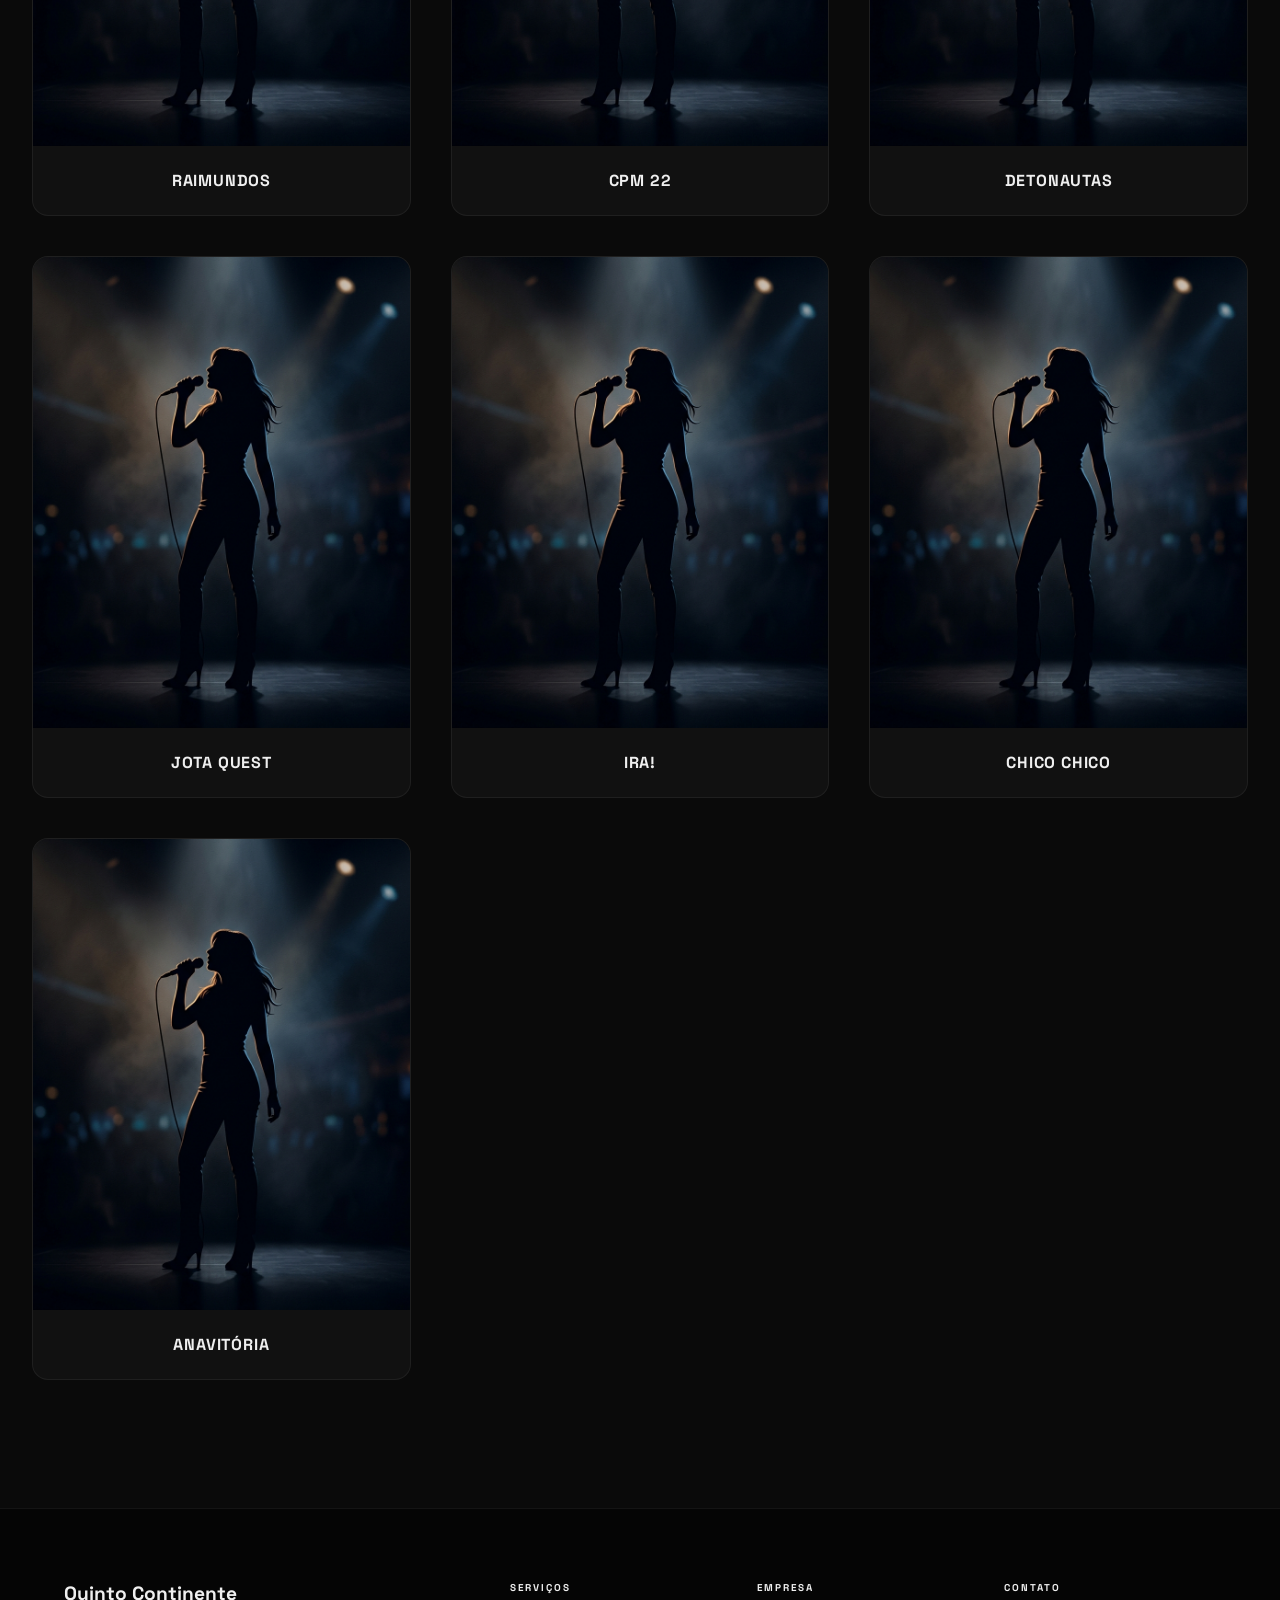
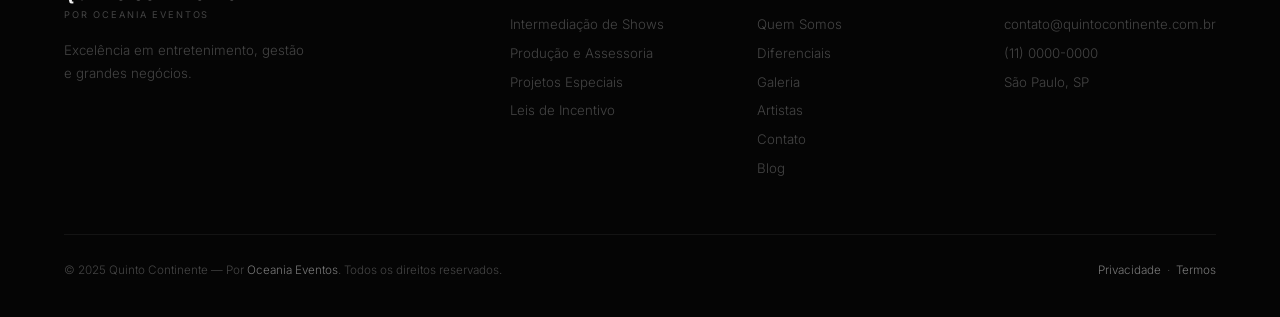
<file: artistas/index.html>
<!DOCTYPE html>
<html lang="pt-BR">
<head>
  <meta charset="UTF-8">
  <meta name="viewport" content="width=device-width, initial-scale=1.0">
  <title>Artistas – Quinto Continente</title>
  <meta name="description" content="Conheça os grandes artistas parceiros da Quinto Continente.">
  <link href="https://fonts.googleapis.com/css2?family=Space+Grotesk:wght@400;500;600;700;800&family=Inter:wght@300;400;500&display=swap" rel="stylesheet">
  <link rel="stylesheet" href="../assets/css/style.css">
  <link rel="stylesheet" href="../assets/css/media.css">

</head>
<body>
  <nav id="nav">
    <div class="nav-inner">
      <a href="../index.html" class="nav-logo">
        <img src="../assets/images/logo.png" alt="Quinto Continente" onerror="this.style.display='none';this.insertAdjacentHTML('afterend','<span style=\'font-family:Space Grotesk,sans-serif;font-size:1.1rem;font-weight:800;color:var(--text)\'>Quinto Continente</span>')">
      </a>
      <ul class="nav-links">
        <li><a href="../index.html">Home</a></li>
        <li><a href="../sobre/index.html">Quem Somos</a></li>
        <li><a href="index.html" class="active">Artistas</a></li>
        <li><a href="https://blog.quintocontinente.com.br" target="_blank" rel="noopener">Blog</a></li>
      </ul>
      <div style="display:flex; align-items:center; gap:1rem;">
        <a href="../index.html#contato" class="nav-btn">Consultar Agenda</a>

        <button class="nav-hamburger" aria-label="Menu"><span></span><span></span><span></span></button>
      </div>
    </div>
  </nav>
  <div class="nav-mobile">
    <a href="../index.html">Home</a>
    <a href="../sobre/index.html">Quem Somos</a>
    <a href="index.html" class="active">Artistas</a>
    <a href="https://blog.quintocontinente.com.br" target="_blank" rel="noopener">Blog</a>
    <a href="../index.html#contato" style="color:var(--accent)">Consultar Agenda →</a>
  </div>

  <div class="page-hero">
    <div class="breadcrumb"><a href="../index.html">Home</a><span>/</span><span>Artistas</span></div>
    <div class="page-hero-label">Nossos Parceiros</div>
    <h1>Artistas que fazem a nossa história.</h1>
    <p class="page-hero-sub">Conectamos grandes nomes da música brasileira ao seu evento com excelência e segurança.</p>
  </div>

  <section class="artists-page-section">
    <div class="search-container reveal">
      <input type="text" id="artistSearch" class="search-input" placeholder="BUSCAR ARTISTAS...">
    </div>

    <div class="artists-grid" id="artistsGrid">
      <div class="artist-card reveal" data-name="Nando Reis">
        <div class="artist-img"><img src="../assets/images/artist-placeholder.png" alt="Nando Reis" style="width:100%; height:100%; object-fit:cover;"></div>
        <div class="artist-info"><h3 class="artist-name">Nando Reis</h3></div>
      </div>
      <div class="artist-card reveal" data-name="Samuel Rosa">
        <div class="artist-img"><img src="../assets/images/artist-placeholder.png" alt="Samuel Rosa" style="width:100%; height:100%; object-fit:cover;"></div>
        <div class="artist-info"><h3 class="artist-name">Samuel Rosa</h3></div>
      </div>
      <div class="artist-card reveal" data-name="Paralamas do Sucesso">
        <div class="artist-img"><img src="../assets/images/artist-placeholder.png" alt="Paralamas do Sucesso" style="width:100%; height:100%; object-fit:cover;"></div>
        <div class="artist-info"><h3 class="artist-name">Paralamas do Sucesso</h3></div>
      </div>
      <div class="artist-card reveal" data-name="Raimundos">
        <div class="artist-img"><img src="../assets/images/artist-placeholder.png" alt="Raimundos" style="width:100%; height:100%; object-fit:cover;"></div>
        <div class="artist-info"><h3 class="artist-name">Raimundos</h3></div>
      </div>
      <div class="artist-card reveal" data-name="CPM 22">
        <div class="artist-img"><img src="../assets/images/artist-placeholder.png" alt="CPM 22" style="width:100%; height:100%; object-fit:cover;"></div>
        <div class="artist-info"><h3 class="artist-name">CPM 22</h3></div>
      </div>
      <div class="artist-card reveal" data-name="Detonautas">
        <div class="artist-img"><img src="../assets/images/artist-placeholder.png" alt="Detonautas" style="width:100%; height:100%; object-fit:cover;"></div>
        <div class="artist-info"><h3 class="artist-name">Detonautas</h3></div>
      </div>
      <div class="artist-card reveal" data-name="Jota Quest">
        <div class="artist-img"><img src="../assets/images/artist-placeholder.png" alt="Jota Quest" style="width:100%; height:100%; object-fit:cover;"></div>
        <div class="artist-info"><h3 class="artist-name">Jota Quest</h3></div>
      </div>
      <div class="artist-card reveal" data-name="Ira!">
        <div class="artist-img"><img src="../assets/images/artist-placeholder.png" alt="Ira!" style="width:100%; height:100%; object-fit:cover;"></div>
        <div class="artist-info"><h3 class="artist-name">Ira!</h3></div>
      </div>
      <div class="artist-card reveal" data-name="Chico Chico">
        <div class="artist-img"><img src="../assets/images/artist-placeholder.png" alt="Chico Chico" style="width:100%; height:100%; object-fit:cover;"></div>
        <div class="artist-info"><h3 class="artist-name">Chico Chico</h3></div>
      </div>
      <div class="artist-card reveal" data-name="Anavitória">
        <div class="artist-img"><img src="../assets/images/artist-placeholder.png" alt="Anavitória" style="width:100%; height:100%; object-fit:cover;"></div>
        <div class="artist-info"><h3 class="artist-name">Anavitória</h3></div>
      </div>
    </div>
  </section>

  <footer>
    <div class="footer-top">
      <div><div class="f-logo">Quinto Continente</div><div class="f-sub">Por Oceania Eventos</div><p class="f-desc">Excelência em entretenimento, gestão e grandes negócios.</p></div>
      <div><div class="f-col-title">Serviços</div><ul class="f-links"><li><a href="../servicos/index.html#intermediacao">Intermediação de Shows</a></li><li><a href="../servicos/index.html#producao">Produção e Assessoria</a></li><li><a href="../servicos/index.html#especiais">Projetos Especiais</a></li><li><a href="../servicos/index.html#leis">Leis de Incentivo</a></li></ul></div>
      <div><div class="f-col-title">Empresa</div><ul class="f-links"><li><a href="../sobre/index.html">Quem Somos</a></li><li><a href="../index.html#diferenciais">Diferenciais</a></li><li><a href="../galeria/index.html">Galeria</a></li><li><a href="index.html">Artistas</a></li><li><a href="../index.html#contato">Contato</a></li><li><a href="https://blog.quintocontinente.com.br" target="_blank" rel="noopener">Blog</a></li></ul></div>
      <div><div class="f-col-title">Contato</div><ul class="f-links"><li><a href="mailto:contato@quintocontinente.com.br">contato@quintocontinente.com.br</a></li><li><a href="tel:+5511000000000">(11) 0000-0000</a></li><li><a href="#">São Paulo, SP</a></li></ul></div>
    </div>
    <div class="footer-bot"><p>© 2025 Quinto Continente — Por <a href="#">Oceania Eventos</a>. Todos os direitos reservados.</p><p><a href="#">Privacidade</a> &nbsp;·&nbsp; <a href="#">Termos</a></p></div>
  </footer>

  <script src="../assets/js/main.js"></script>
  <script>
    const searchInput = document.getElementById('artistSearch');
    const artistCards = document.querySelectorAll('.artist-card');

    searchInput.addEventListener('input', (e) => {
      const term = e.target.value.toLowerCase();
      artistCards.forEach(card => {
        const name = card.getAttribute('data-name').toLowerCase();
        if (name.includes(term)) {
          card.style.display = 'block';
        } else {
          card.style.display = 'none';
        }
      });
    });
  </script>
</body>
</html>
</file>
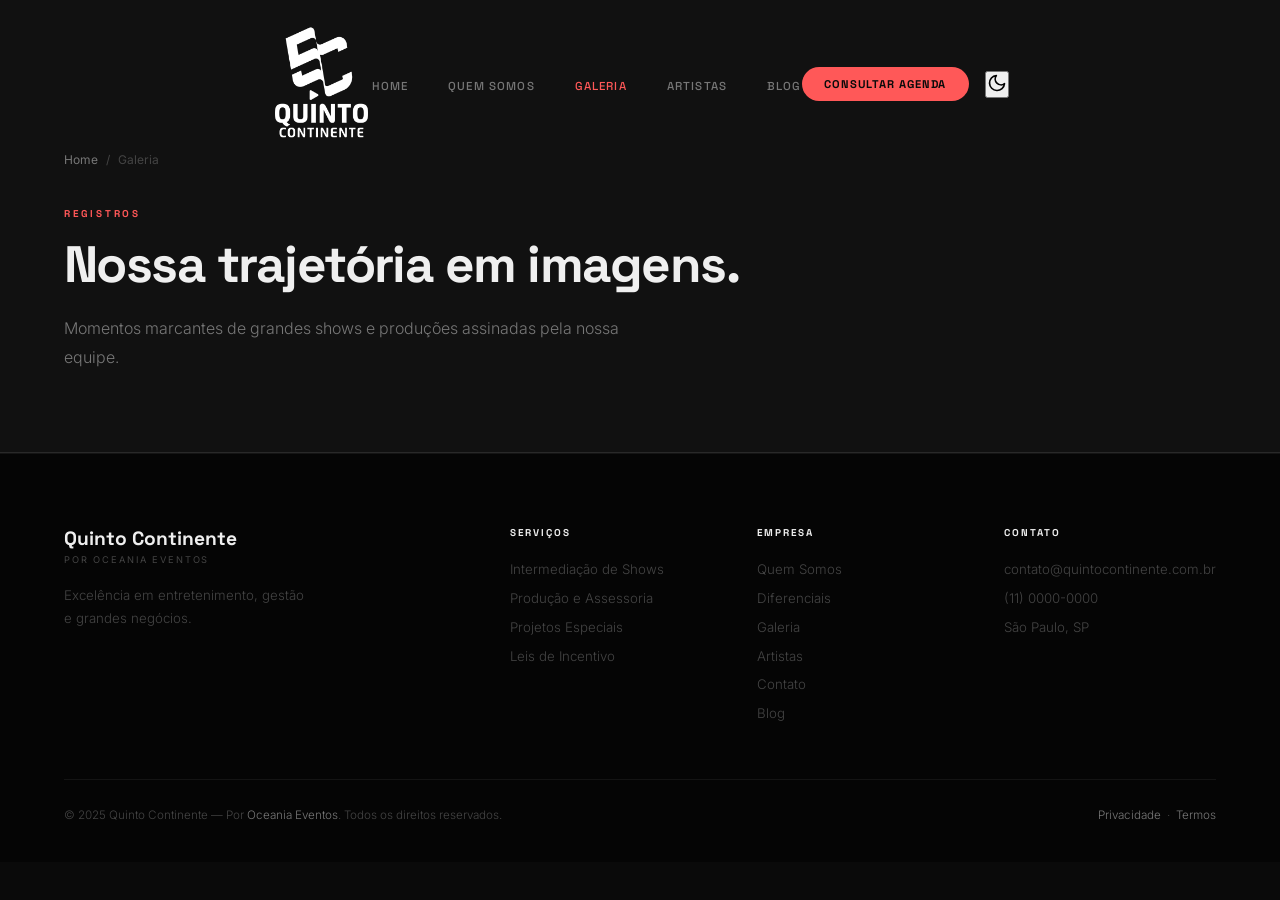
<file: galeria/index.html>
<!DOCTYPE html>
<html lang="pt-BR">
<head>
  <meta charset="UTF-8">
  <meta name="viewport" content="width=device-width, initial-scale=1.0">
  <title>Galeria – Quinto Continente</title>
  <meta name="description" content="Confira registros dos grandes eventos realizados pela Quinto Continente.">
  <link href="https://fonts.googleapis.com/css2?family=Space+Grotesk:wght@400;500;600;700;800&family=Inter:wght@300;400;500&display=swap" rel="stylesheet">
  <link rel="stylesheet" href="../assets/css/style.css">
  <link rel="stylesheet" href="../assets/css/media.css">
  <script>if(localStorage.getItem('qc_theme')==='light') document.documentElement.setAttribute('data-theme','light');</script>
</head>
<body>
  <nav id="nav">
    <a href="../index.html" class="nav-logo">
      <img src="../assets/images/logo.png" alt="Quinto Continente" onerror="this.style.display='none';this.insertAdjacentHTML('afterend','<span style=\'font-family:Space Grotesk,sans-serif;font-size:1.1rem;font-weight:800;color:var(--text)\'>Quinto Continente</span>')">
    </a>
    <ul class="nav-links">
      <li><a href="../index.html">Home</a></li>
      <li><a href="../sobre/index.html">Quem Somos</a></li>
      <li><a href="index.html" class="active">Galeria</a></li>
      <li><a href="../artistas/index.html">Artistas</a></li>
      <li><a href="https://blog.quintocontinente.com.br" target="_blank" rel="noopener">Blog</a></li>
    </ul>
    <div style="display:flex; align-items:center; gap:1rem;">
      <a href="../index.html#contato" class="nav-btn">Consultar Agenda</a>
      <button class="theme-toggle" aria-label="Alternar tema" id="themeToggle"><svg id="themeIcon" viewBox="0 0 24 24" width="20" height="20" stroke="currentColor" stroke-width="2" stroke-linecap="round" stroke-linejoin="round" fill="none"><path d="M21 12.79A9 9 0 1 1 11.21 3 7 7 0 0 0 21 12.79z"></path></svg></button>
      <button class="nav-hamburger" aria-label="Menu"><span></span><span></span><span></span></button>
    </div>
  </nav>
  <div class="nav-mobile">
    <a href="../index.html">Home</a>
    <a href="../sobre/index.html">Quem Somos</a>
    <a href="index.html" class="active">Galeria</a>
    <a href="../artistas/index.html">Artistas</a>
    <a href="https://blog.quintocontinente.com.br" target="_blank" rel="noopener">Blog</a>
    <a href="../index.html#contato" style="color:var(--accent)">Consultar Agenda →</a>
  </div>

  <div class="page-hero">
    <div class="breadcrumb"><a href="../index.html">Home</a><span>/</span><span>Galeria</span></div>
    <div class="page-hero-label">Registros</div>
    <h1>Nossa trajetória em imagens.</h1>
    <p class="page-hero-sub">Momentos marcantes de grandes shows e produções assinadas pela nossa equipe.</p>
  </div>

  <footer>
    <div class="footer-top">
      <div><div class="f-logo">Quinto Continente</div><div class="f-sub">Por Oceania Eventos</div><p class="f-desc">Excelência em entretenimento, gestão e grandes negócios.</p></div>
      <div><div class="f-col-title">Serviços</div><ul class="f-links"><li><a href="../servicos/index.html#intermediacao">Intermediação de Shows</a></li><li><a href="../servicos/index.html#producao">Produção e Assessoria</a></li><li><a href="../servicos/index.html#especiais">Projetos Especiais</a></li><li><a href="../servicos/index.html#leis">Leis de Incentivo</a></li></ul></div>
      <div><div class="f-col-title">Empresa</div><ul class="f-links"><li><a href="../sobre/index.html">Quem Somos</a></li><li><a href="../index.html#diferenciais">Diferenciais</a></li><li><a href="index.html">Galeria</a></li><li><a href="../artistas/index.html">Artistas</a></li><li><a href="../index.html#contato">Contato</a></li><li><a href="https://blog.quintocontinente.com.br" target="_blank" rel="noopener">Blog</a></li></ul></div>
      <div><div class="f-col-title">Contato</div><ul class="f-links"><li><a href="mailto:contato@quintocontinente.com.br">contato@quintocontinente.com.br</a></li><li><a href="tel:+5511000000000">(11) 0000-0000</a></li><li><a href="#">São Paulo, SP</a></li></ul></div>
    </div>
    <div class="footer-bot"><p>© 2025 Quinto Continente — Por <a href="#">Oceania Eventos</a>. Todos os direitos reservados.</p><p><a href="#">Privacidade</a> &nbsp;·&nbsp; <a href="#">Termos</a></p></div>
  </footer>

  <script src="../assets/js/main.js"></script>
</body>
</html>
</file>
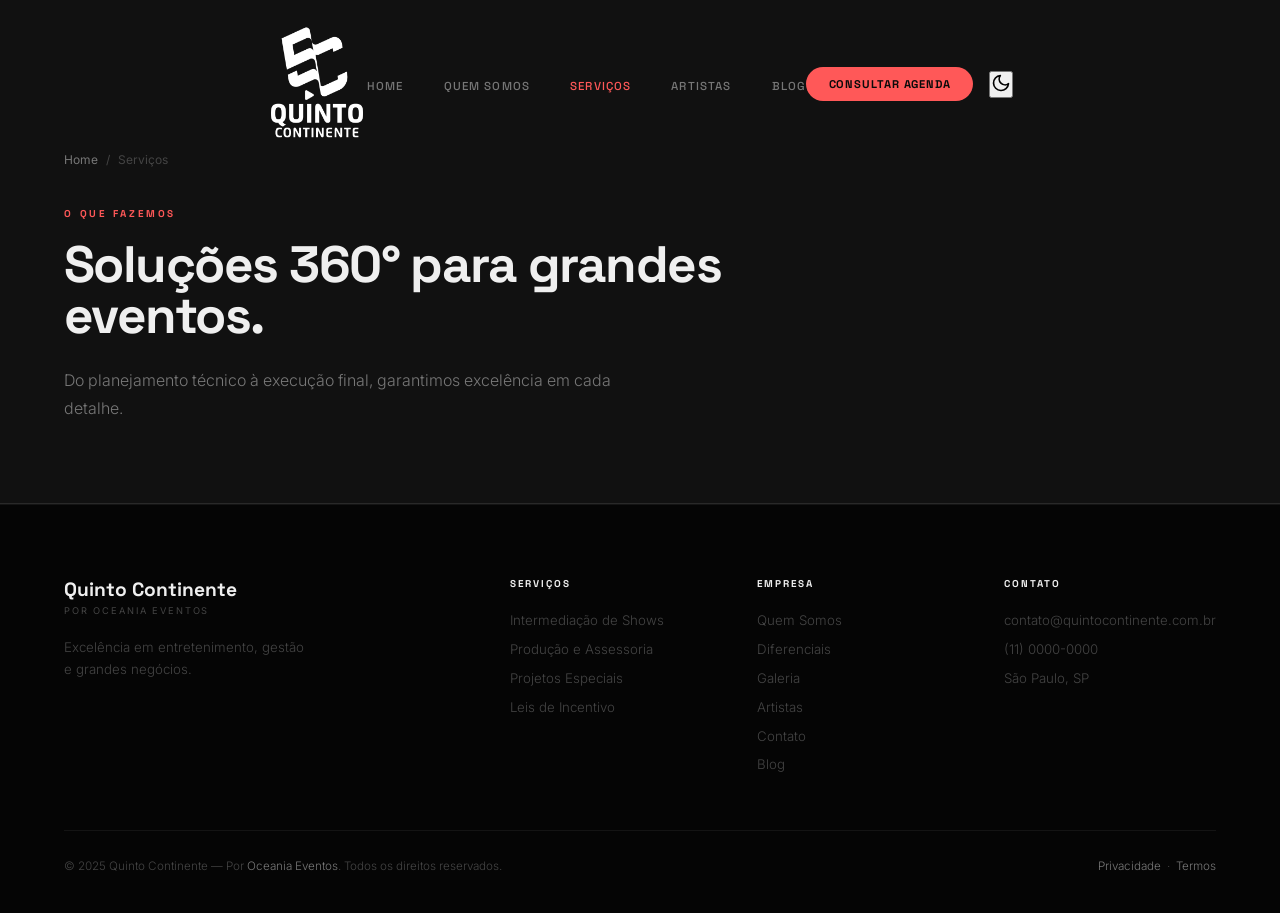
<file: servicos/index.html>
<!DOCTYPE html>
<html lang="pt-BR">
<head>
  <meta charset="UTF-8">
  <meta name="viewport" content="width=device-width, initial-scale=1.0">
  <title>Serviços – Quinto Continente</title>
  <meta name="description" content="Nossas soluções 360° para o mercado de entretenimento.">
  <link href="https://fonts.googleapis.com/css2?family=Space+Grotesk:wght@400;500;600;700;800&family=Inter:wght@300;400;500&display=swap" rel="stylesheet">
  <link rel="stylesheet" href="../assets/css/style.css">
  <link rel="stylesheet" href="../assets/css/media.css">
  <script>if(localStorage.getItem('qc_theme')==='light') document.documentElement.setAttribute('data-theme','light');</script>
</head>
<body>
  <nav id="nav">
    <a href="../index.html" class="nav-logo">
      <img src="../assets/images/logo.png" alt="Quinto Continente" onerror="this.style.display='none';this.insertAdjacentHTML('afterend','<span style=\'font-family:Space Grotesk,sans-serif;font-size:1.1rem;font-weight:800;color:var(--text)\'>Quinto Continente</span>')">
    </a>
    <ul class="nav-links">
      <li><a href="../index.html">Home</a></li>
      <li><a href="../sobre/index.html">Quem Somos</a></li>
      <li><a href="index.html" class="active">Serviços</a></li>
      <li><a href="../artistas/index.html">Artistas</a></li>
      <li><a href="https://blog.quintocontinente.com.br" target="_blank" rel="noopener">Blog</a></li>
    </ul>
    <div style="display:flex; align-items:center; gap:1rem;">
      <a href="../index.html#contato" class="nav-btn">Consultar Agenda</a>
      <button class="theme-toggle" aria-label="Alternar tema" id="themeToggle"><svg id="themeIcon" viewBox="0 0 24 24" width="20" height="20" stroke="currentColor" stroke-width="2" stroke-linecap="round" stroke-linejoin="round" fill="none"><path d="M21 12.79A9 9 0 1 1 11.21 3 7 7 0 0 0 21 12.79z"></path></svg></button>
      <button class="nav-hamburger" aria-label="Menu"><span></span><span></span><span></span></button>
    </div>
  </nav>
  <div class="nav-mobile">
    <a href="../index.html">Home</a>
    <a href="../sobre/index.html">Quem Somos</a>
    <a href="index.html" class="active">Serviços</a>
    <a href="../artistas/index.html">Artistas</a>
    <a href="https://blog.quintocontinente.com.br" target="_blank" rel="noopener">Blog</a>
    <a href="../index.html#contato" style="color:var(--accent)">Consultar Agenda →</a>
  </div>

  <div class="page-hero">
    <div class="breadcrumb"><a href="../index.html">Home</a><span>/</span><span>Serviços</span></div>
    <div class="page-hero-label">O que fazemos</div>
    <h1>Soluções 360° para grandes eventos.</h1>
    <p class="page-hero-sub">Do planejamento técnico à execução final, garantimos excelência em cada detalhe.</p>
  </div>

  <footer>
    <div class="footer-top">
      <div><div class="f-logo">Quinto Continente</div><div class="f-sub">Por Oceania Eventos</div><p class="f-desc">Excelência em entretenimento, gestão e grandes negócios.</p></div>
      <div><div class="f-col-title">Serviços</div><ul class="f-links"><li><a href="index.html#intermediacao">Intermediação de Shows</a></li><li><a href="index.html#producao">Produção e Assessoria</a></li><li><a href="index.html#especiais">Projetos Especiais</a></li><li><a href="index.html#leis">Leis de Incentivo</a></li></ul></div>
      <div><div class="f-col-title">Empresa</div><ul class="f-links"><li><a href="../sobre/index.html">Quem Somos</a></li><li><a href="../index.html#diferenciais">Diferenciais</a></li><li><a href="../galeria/index.html">Galeria</a></li><li><a href="../artistas/index.html">Artistas</a></li><li><a href="../index.html#contato">Contato</a></li><li><a href="https://blog.quintocontinente.com.br" target="_blank" rel="noopener">Blog</a></li></ul></div>
      <div><div class="f-col-title">Contato</div><ul class="f-links"><li><a href="mailto:contato@quintocontinente.com.br">contato@quintocontinente.com.br</a></li><li><a href="tel:+5511000000000">(11) 0000-0000</a></li><li><a href="#">São Paulo, SP</a></li></ul></div>
    </div>
    <div class="footer-bot"><p>© 2025 Quinto Continente — Por <a href="#">Oceania Eventos</a>. Todos os direitos reservados.</p><p><a href="#">Privacidade</a> &nbsp;·&nbsp; <a href="#">Termos</a></p></div>
  </footer>

  <script src="../assets/js/main.js"></script>
</body>
</html>
</file>
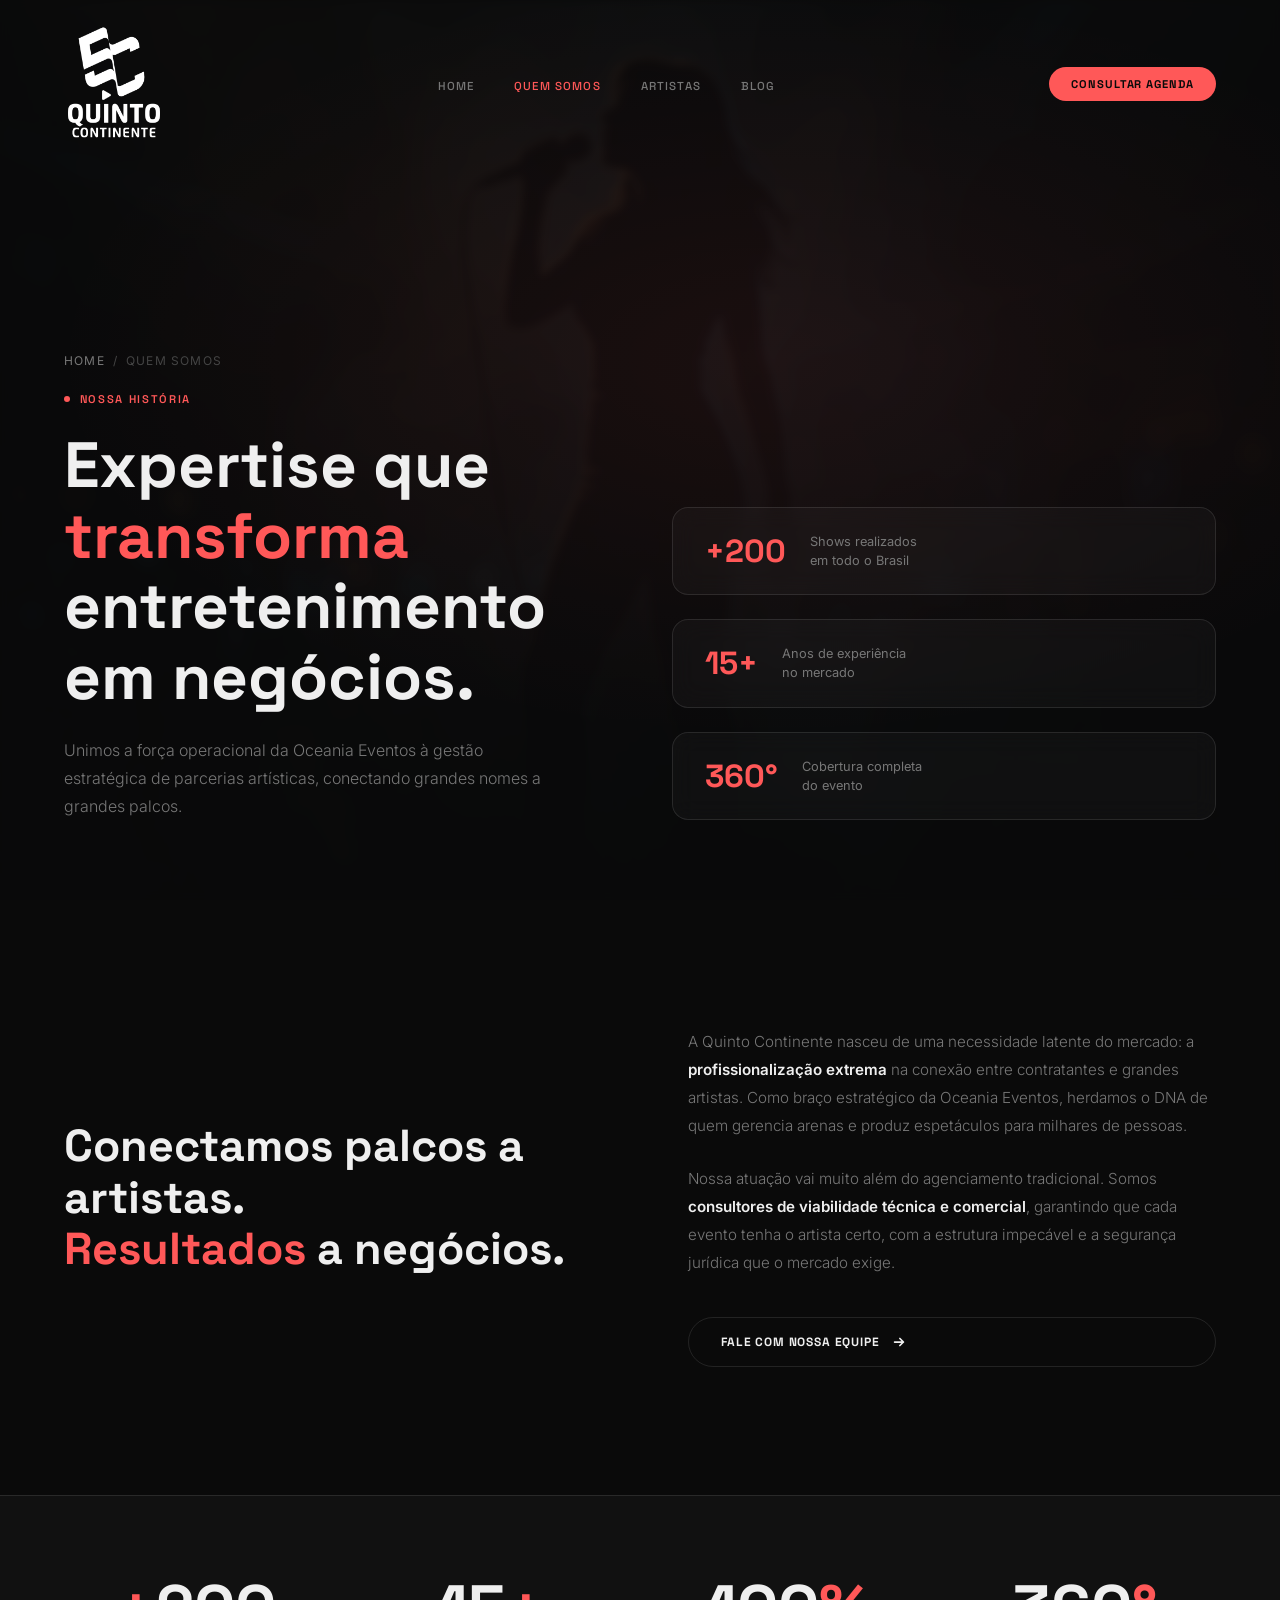
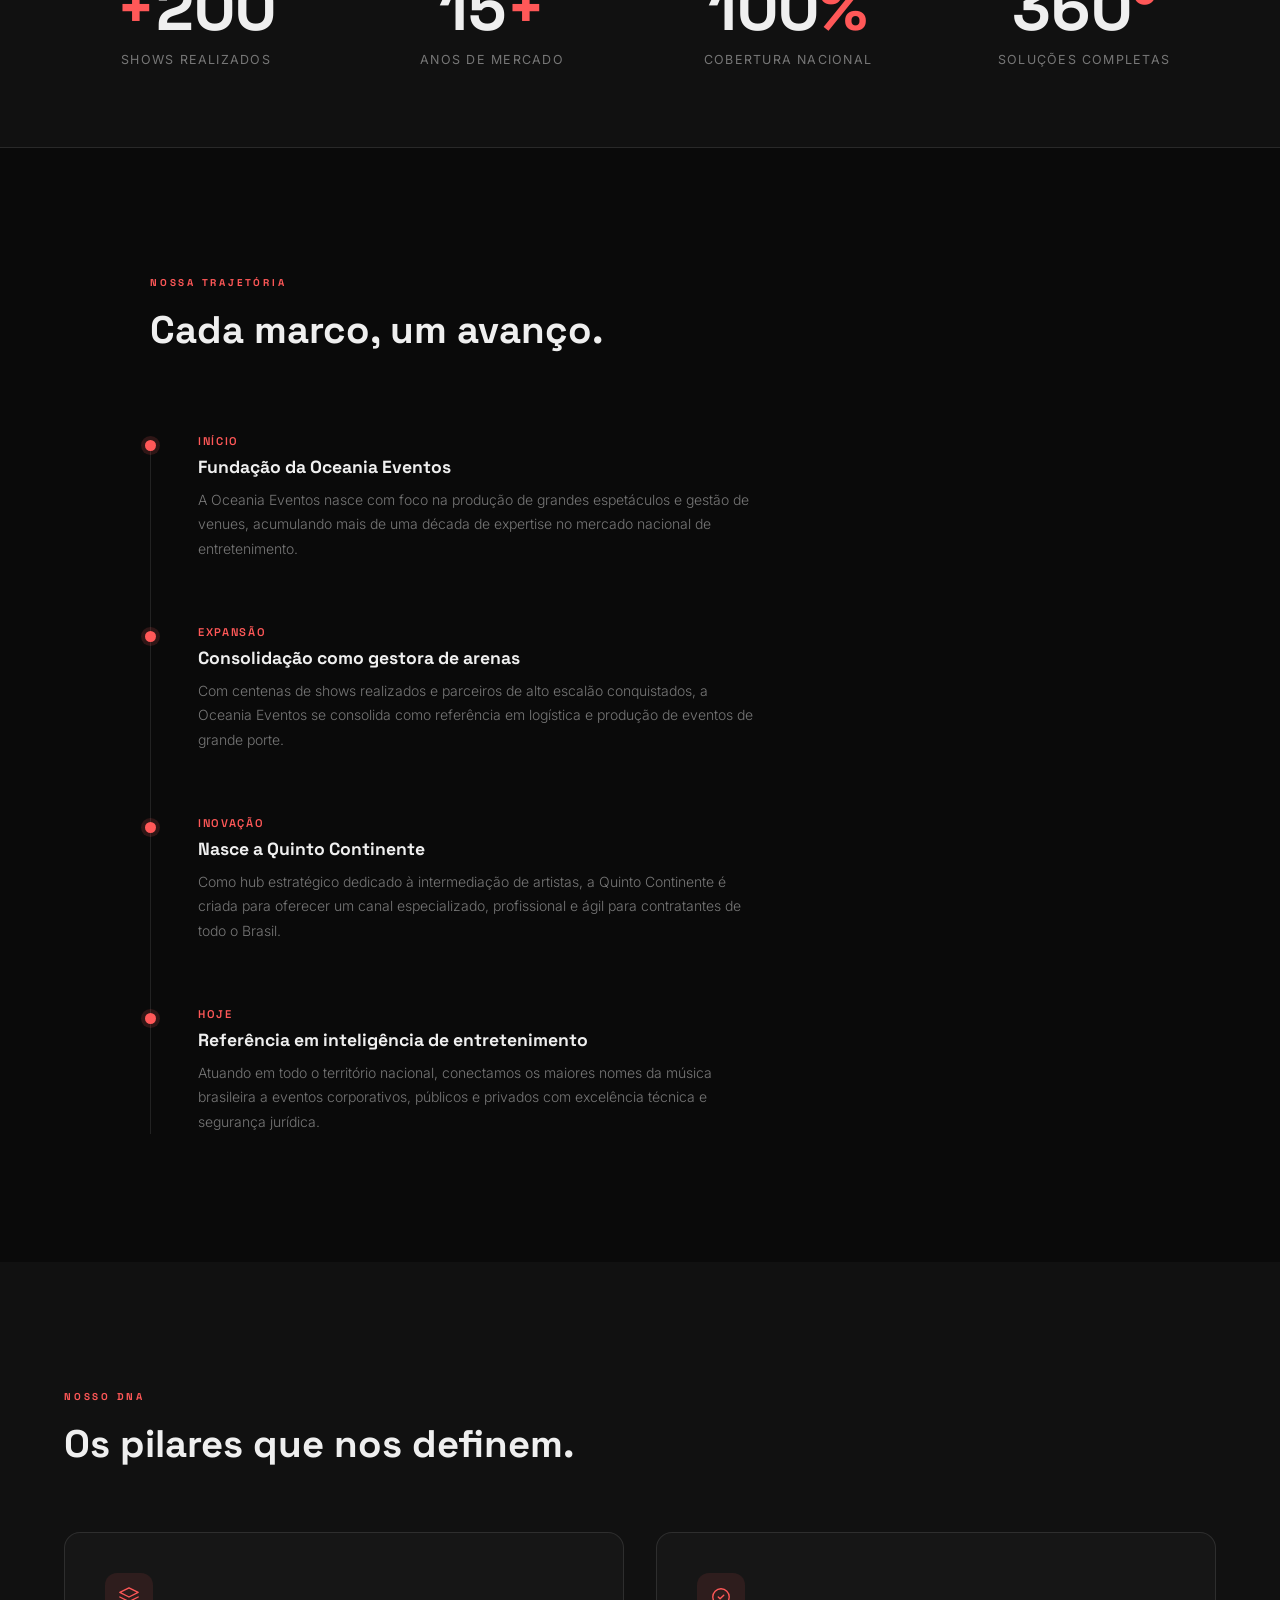
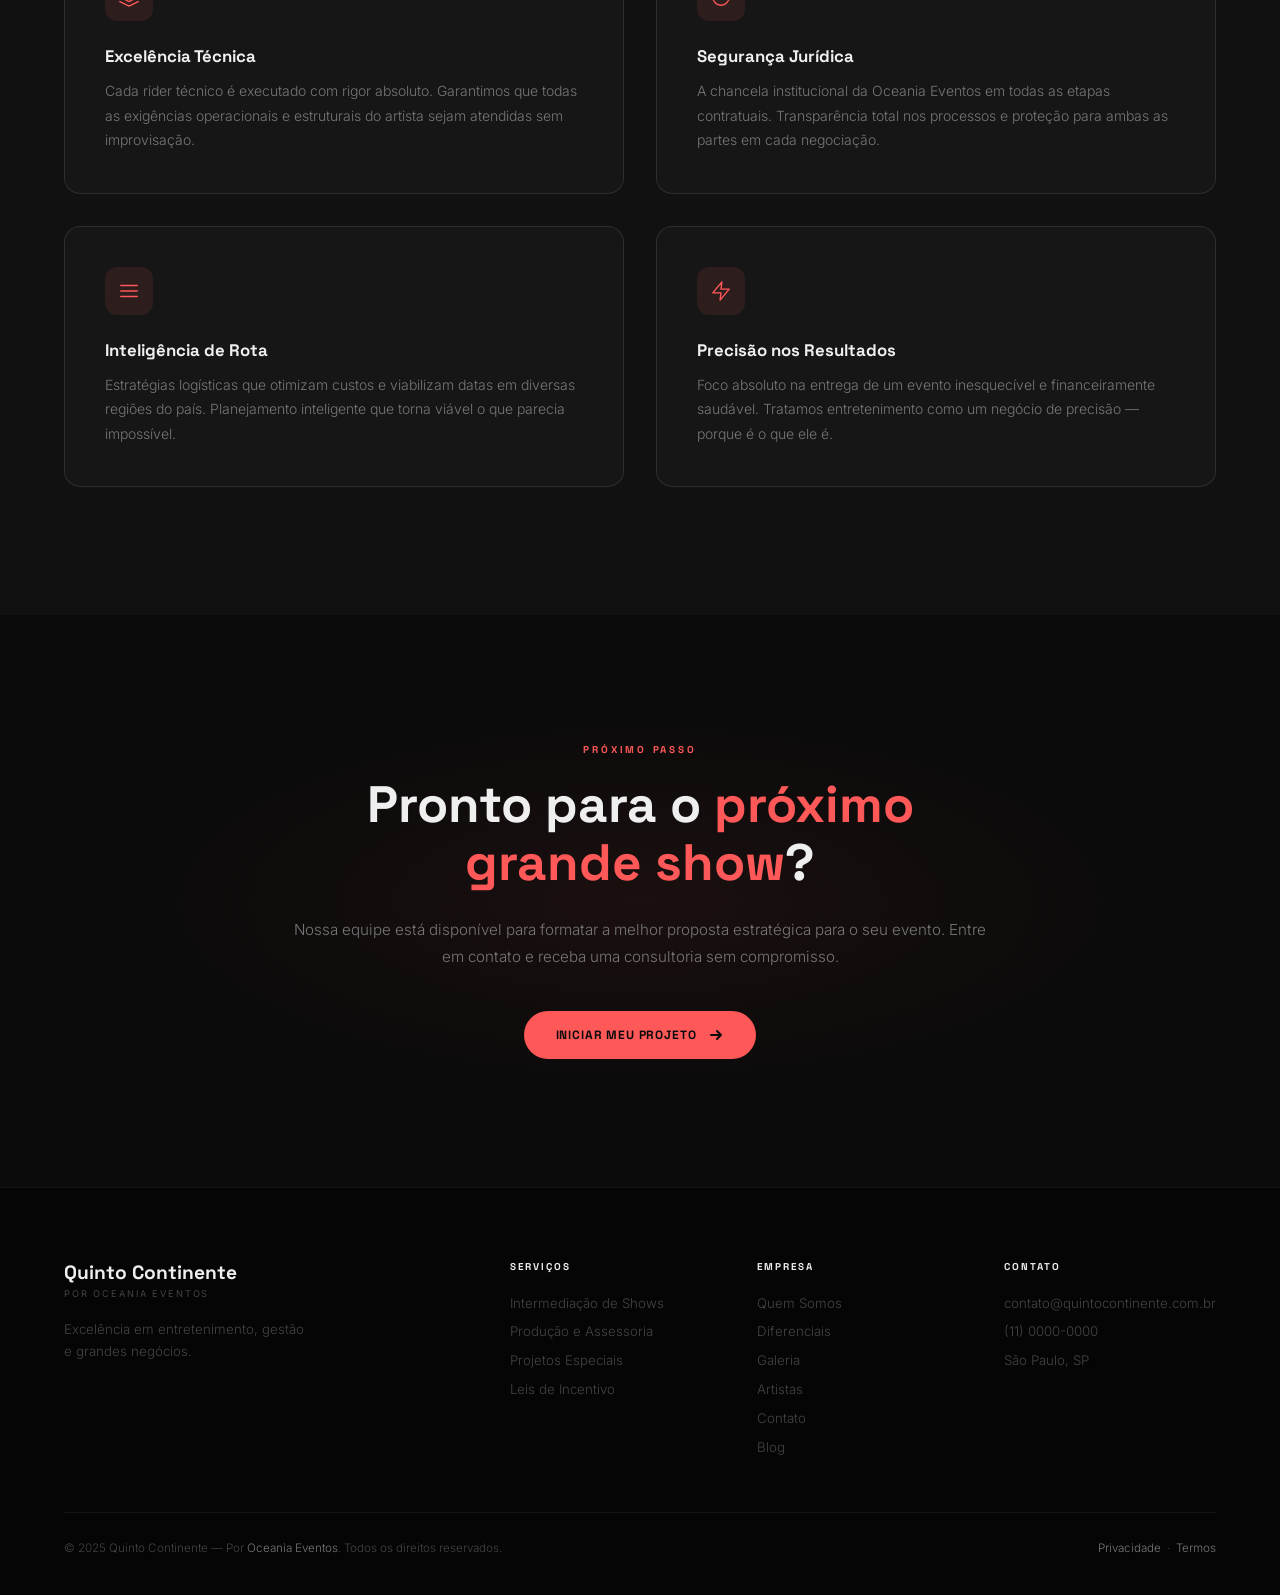
<file: sobre/index.html>
<!DOCTYPE html>
<html lang="pt-BR">
<head>
  <meta charset="UTF-8">
  <meta name="viewport" content="width=device-width, initial-scale=1.0">
  <title>Quem Somos – Quinto Continente</title>
  <meta name="description" content="Conheça a Quinto Continente, o hub estratégico da Oceania Eventos para parcerias artísticas de alto nível.">
  <link href="https://fonts.googleapis.com/css2?family=Space+Grotesk:wght@400;500;600;700;800&family=Inter:wght@300;400;500&display=swap" rel="stylesheet">
  <link rel="stylesheet" href="../assets/css/style.css">
  <link rel="stylesheet" href="../assets/css/media.css">

  <style>
    /* ── Page Hero Quem Somos ─── */
    .qs-hero {
      min-height: 100vh;
      display: flex;
      align-items: flex-end;
      padding: calc(var(--nav-h) + 4rem) max(var(--site-pad), calc((100% - var(--max-w)) / 2)) 5rem;
      position: relative;
      overflow: hidden;
    }
    .qs-hero-bg {
      position: absolute; inset: 0;
      background: radial-gradient(ellipse 80% 60% at 60% 40%, rgba(255,88,88,0.08) 0%, transparent 70%),
                  linear-gradient(180deg, rgba(10,10,10,0) 50%, #0A0A0A 100%);
    }
    .qs-hero-bg::before {
      content: '';
      position: absolute; inset: 0;
      background: url('../assets/images/artist-placeholder.png') center/cover no-repeat;
      opacity: 0.07;
      filter: blur(4px);
    }
    .qs-hero-inner {
      position: relative; z-index: 1;
      display: grid;
      grid-template-columns: 1fr 1fr;
      gap: 4rem;
      align-items: flex-end;
      width: 100%;
    }
    .qs-hero-left { display: flex; flex-direction: column; gap: 1.5rem; }
    .qs-breadcrumb { display: flex; align-items: center; gap: .5rem; font-size: .75rem; color: var(--muted2); text-transform: uppercase; letter-spacing: .1em; }
    .qs-breadcrumb a { color: var(--muted2); text-decoration: none; transition: color .2s; }
    .qs-breadcrumb a:hover { color: var(--accent); }
    .qs-breadcrumb span { color: var(--muted); }
    .qs-label { display: inline-flex; align-items: center; gap: .6rem; font-size: .7rem; font-family: 'Space Grotesk', sans-serif; font-weight: 600; letter-spacing: .15em; text-transform: uppercase; color: var(--accent); }
    .qs-label::before { content: ''; width: 6px; height: 6px; border-radius: 50%; background: var(--accent); animation: pulse 2s ease-in-out infinite; }
    @keyframes pulse { 0%,100% { opacity:1; } 50% { opacity:.3; } }
    .qs-hero h1 { font-family: 'Space Grotesk', sans-serif; font-size: clamp(2.4rem, 5vw, 4rem); font-weight: 800; line-height: 1.1; color: var(--text); }
    .qs-hero h1 em { font-style: normal; color: var(--accent); }
    .qs-hero-sub { font-size: 1rem; font-weight: 300; color: var(--muted2); line-height: 1.75; max-width: 500px; }
    .qs-hero-stats { display: flex; flex-direction: column; gap: 1.5rem; align-self: flex-end; }
    .qs-stat-card {
      background: rgba(255,255,255,0.03);
      border: 1px solid var(--line2);
      backdrop-filter: blur(12px);
      border-radius: var(--radius-lg);
      padding: 1.5rem 2rem;
      display: flex; align-items: center; gap: 1.5rem;
    }
    .qs-stat-num { font-family: 'Space Grotesk', sans-serif; font-size: 2rem; font-weight: 800; color: var(--accent); line-height: 1; }
    .qs-stat-label { font-size: .8rem; font-weight: 400; color: var(--muted2); line-height: 1.5; }

    /* ── Manifesto ─── */
    .manifesto {
      padding: 8rem max(var(--site-pad), calc((100% - var(--max-w)) / 2));
      display: grid;
      grid-template-columns: 1fr 1fr;
      gap: 6rem;
      align-items: center;
    }
    .manifesto-quote {
      font-family: 'Space Grotesk', sans-serif;
      font-size: clamp(2rem, 3.5vw, 3rem);
      font-weight: 800;
      line-height: 1.15;
      color: var(--text);
    }
    .manifesto-quote em { font-style: normal; color: var(--accent); }
    .manifesto-body { display: flex; flex-direction: column; gap: 1.5rem; }
    .manifesto-body p { font-size: .95rem; font-weight: 300; line-height: 1.85; color: var(--muted2); }
    .manifesto-body strong { color: var(--text); font-weight: 600; }

    /* ── Stats Bar ─── */
    .stats-bar {
      background: var(--bg2);
      border-top: 1px solid var(--line2);
      border-bottom: 1px solid var(--line2);
      padding: 5rem max(var(--site-pad), calc((100% - var(--max-w)) / 2));
    }
    .stats-bar-inner {
      width: 100%;
      display: grid;
      grid-template-columns: repeat(4, 1fr);
      gap: 2rem;
    }
    .sb-item { text-align: center; }
    .sb-num {
      font-family: 'Space Grotesk', sans-serif;
      font-size: clamp(2.5rem, 5vw, 4rem);
      font-weight: 800;
      color: var(--text);
      line-height: 1;
      margin-bottom: .75rem;
    }
    .sb-num span { color: var(--accent); }
    .sb-label { font-size: .78rem; font-weight: 400; color: var(--muted2); text-transform: uppercase; letter-spacing: .1em; }
    .sb-divider { width: 1px; background: var(--line2); }

    /* ── Timeline ─── */
    .timeline-section {
      padding: 8rem max(var(--site-pad), calc((100% - (var(--max-w) * 0.7)) / 2));
    }
    .tl-header { margin-bottom: 5rem; }
    .tl-header .s-label { margin-bottom: 1rem; display: block; }
    .tl-header h2 { font-family: 'Space Grotesk', sans-serif; font-size: clamp(1.8rem, 3vw, 2.5rem); font-weight: 800; color: var(--text); }
    .tl-list { position: relative; padding-left: 3rem; }
    .tl-list::before { content: ''; position: absolute; left: 0; top: 6px; bottom: 0; width: 1px; background: var(--line2); }
    .tl-item { position: relative; padding-bottom: 4rem; }
    .tl-item:last-child { padding-bottom: 0; }
    .tl-dot {
      position: absolute; left: -3rem;
      top: 6px;
      width: 11px; height: 11px;
      border-radius: 50%;
      background: var(--accent);
      box-shadow: 0 0 0 4px rgba(255,88,88,.15);
      transform: translateX(calc(-50% + .5px));
    }
    .tl-year { font-family: 'Space Grotesk', sans-serif; font-size: .7rem; font-weight: 600; letter-spacing: .15em; text-transform: uppercase; color: var(--accent); margin-bottom: .5rem; }
    .tl-title { font-family: 'Space Grotesk', sans-serif; font-size: 1.1rem; font-weight: 700; color: var(--text); margin-bottom: .6rem; }
    .tl-desc { font-size: .875rem; font-weight: 300; line-height: 1.75; color: var(--muted2); max-width: 560px; }

    /* ── DNA Cards ─── */
    .dna-section {
      padding: 8rem max(var(--site-pad), calc((100% - var(--max-w)) / 2));
      background: var(--bg2);
    }
    .dna-inner { width: 100%; }
    .dna-header { margin-bottom: 4rem; }
    .dna-header .s-label { margin-bottom: 1rem; display: block; }
    .dna-header h2 { font-family: 'Space Grotesk', sans-serif; font-size: clamp(1.8rem, 3vw, 2.5rem); font-weight: 800; color: var(--text); }
    .dna-grid { display: grid; grid-template-columns: repeat(2, 1fr); gap: 2rem; }
    .dna-card {
      background: var(--bg3);
      border: 1px solid var(--line2);
      border-radius: var(--radius-lg);
      padding: 2.5rem;
      transition: border-color .3s, transform .3s;
    }
    .dna-card:hover { border-color: var(--accent); transform: translateY(-4px); }
    .dna-icon {
      width: 48px; height: 48px;
      background: var(--accent-dim);
      border-radius: var(--radius-md);
      display: flex; align-items: center; justify-content: center;
      margin-bottom: 1.5rem;
      color: var(--accent);
    }
    .dna-icon svg { width: 22px; height: 22px; stroke: currentColor; fill: none; stroke-width: 1.5; stroke-linecap: round; stroke-linejoin: round; }
    .dna-title { font-family: 'Space Grotesk', sans-serif; font-size: 1.05rem; font-weight: 700; color: var(--text); margin-bottom: .75rem; }
    .dna-desc { font-size: .875rem; font-weight: 300; line-height: 1.75; color: var(--muted2); }

    /* ── CTA Banner ─── */
    .qs-cta {
      padding: 8rem 3rem;
      text-align: center;
      position: relative;
      overflow: hidden;
    }
    .qs-cta::before {
      content: '';
      position: absolute; inset: 0;
      background: radial-gradient(ellipse 60% 50% at 50% 50%, rgba(255,88,88,0.07) 0%, transparent 70%);
    }
    .qs-cta-inner { position: relative; z-index: 1; max-width: 700px; margin: 0 auto; }
    .qs-cta h2 { font-family: 'Space Grotesk', sans-serif; font-size: clamp(2rem, 4vw, 3.2rem); font-weight: 800; color: var(--text); margin-bottom: 1.5rem; line-height: 1.15; }
    .qs-cta h2 em { font-style: normal; color: var(--accent); }
    .qs-cta p { font-size: .95rem; font-weight: 300; color: var(--muted2); margin-bottom: 2.5rem; line-height: 1.75; }

    /* ── Responsive ─── */
    @media (max-width: 900px) {
      .qs-hero-inner { grid-template-columns: 1fr; gap: 3rem; }
      .qs-hero-stats { flex-direction: row; flex-wrap: wrap; }
      .qs-stat-card { flex: 1; min-width: 140px; }
      .manifesto { grid-template-columns: 1fr; gap: 3rem; }
      .stats-bar-inner { grid-template-columns: repeat(2, 1fr); }
      .sb-divider { display: none; }
      .dna-grid { grid-template-columns: 1fr; }
    }
  </style>
</head>
<body>
  <nav id="nav">
    <div class="nav-inner">
      <a href="../index.html" class="nav-logo">
        <img src="../assets/images/logo.png" alt="Quinto Continente" onerror="this.style.display='none';this.insertAdjacentHTML('afterend','<span style=\'font-family:Space Grotesk,sans-serif;font-size:1.1rem;font-weight:800;color:var(--text)\'>Quinto Continente</span>')">
      </a>
      <ul class="nav-links">
        <li><a href="../index.html">Home</a></li>
        <li><a href="index.html" class="active">Quem Somos</a></li>
        <li><a href="../artistas/index.html">Artistas</a></li>
        <li><a href="https://blog.quintocontinente.com.br" target="_blank" rel="noopener">Blog</a></li>
      </ul>
      <div style="display:flex; align-items:center; gap:1rem;">
        <a href="../index.html#contato" class="nav-btn">Consultar Agenda</a>

        <button class="nav-hamburger" aria-label="Menu"><span></span><span></span><span></span></button>
      </div>
    </div>
  </nav>
  <div class="nav-mobile">
    <a href="../index.html">Home</a>
    <a href="index.html" class="active">Quem Somos</a>
    <a href="../artistas/index.html">Artistas</a>
    <a href="https://blog.quintocontinente.com.br" target="_blank" rel="noopener">Blog</a>
    <a href="../index.html#contato" style="color:var(--accent)">Consultar Agenda →</a>
  </div>

  <!-- HERO -->
  <section class="qs-hero">
    <div class="qs-hero-bg"></div>
    <div class="qs-hero-inner">
      <div class="qs-hero-left reveal">
        <div class="qs-breadcrumb">
          <a href="../index.html">Home</a>
          <span>/</span>
          <span>Quem Somos</span>
        </div>
        <div class="qs-label">Nossa História</div>
        <h1>Expertise que <em>transforma</em><br>entretenimento em negócios.</h1>
        <p class="qs-hero-sub">Unimos a força operacional da Oceania Eventos à gestão estratégica de parcerias artísticas, conectando grandes nomes a grandes palcos.</p>
      </div>
      <div class="qs-hero-stats reveal d1">
        <div class="qs-stat-card">
          <div class="qs-stat-num">+200</div>
          <div class="qs-stat-label">Shows realizados<br>em todo o Brasil</div>
        </div>
        <div class="qs-stat-card">
          <div class="qs-stat-num">15+</div>
          <div class="qs-stat-label">Anos de experiência<br>no mercado</div>
        </div>
        <div class="qs-stat-card">
          <div class="qs-stat-num">360°</div>
          <div class="qs-stat-label">Cobertura completa<br>do evento</div>
        </div>
      </div>
    </div>
  </section>

  <!-- MANIFESTO -->
  <section class="manifesto">
    <div class="manifesto-quote reveal">
      Conectamos palcos a artistas.<br><em>Resultados</em> a negócios.
    </div>
    <div class="manifesto-body reveal d1">
      <p>A Quinto Continente nasceu de uma necessidade latente do mercado: a <strong>profissionalização extrema</strong> na conexão entre contratantes e grandes artistas. Como braço estratégico da Oceania Eventos, herdamos o DNA de quem gerencia arenas e produz espetáculos para milhares de pessoas.</p>
      <p>Nossa atuação vai muito além do agenciamento tradicional. Somos <strong>consultores de viabilidade técnica e comercial</strong>, garantindo que cada evento tenha o artista certo, com a estrutura impecável e a segurança jurídica que o mercado exige.</p>
      <a href="../index.html#contato" class="btn-outline" style="display:inline-flex;align-items:center;gap:.75rem;margin-top:1rem;">
        Fale com nossa equipe
        <svg class="arr" width="14" height="14" viewBox="0 0 16 16" fill="none"><path d="M3 8h10M9 4l4 4-4 4" stroke="currentColor" stroke-width="2" stroke-linecap="round" stroke-linejoin="round"/></svg>
      </a>
    </div>
  </section>

  <!-- STATS BAR -->
  <div class="stats-bar">
    <div class="stats-bar-inner">
      <div class="sb-item reveal">
        <div class="sb-num"><span>+</span>200</div>
        <div class="sb-label">Shows Realizados</div>
      </div>
      <div class="sb-item reveal d1">
        <div class="sb-num">15<span>+</span></div>
        <div class="sb-label">Anos de Mercado</div>
      </div>
      <div class="sb-item reveal d2">
        <div class="sb-num">100<span>%</span></div>
        <div class="sb-label">Cobertura Nacional</div>
      </div>
      <div class="sb-item reveal d3">
        <div class="sb-num">360<span>°</span></div>
        <div class="sb-label">Soluções Completas</div>
      </div>
    </div>
  </div>

  <!-- TIMELINE -->
  <section class="timeline-section">
    <div class="tl-header">
      <span class="s-label">Nossa Trajetória</span>
      <h2>Cada marco, um avanço.</h2>
    </div>
    <div class="tl-list">
      <div class="tl-item reveal">
        <div class="tl-dot"></div>
        <div class="tl-year">Início</div>
        <div class="tl-title">Fundação da Oceania Eventos</div>
        <div class="tl-desc">A Oceania Eventos nasce com foco na produção de grandes espetáculos e gestão de venues, acumulando mais de uma década de expertise no mercado nacional de entretenimento.</div>
      </div>
      <div class="tl-item reveal d1">
        <div class="tl-dot"></div>
        <div class="tl-year">Expansão</div>
        <div class="tl-title">Consolidação como gestora de arenas</div>
        <div class="tl-desc">Com centenas de shows realizados e parceiros de alto escalão conquistados, a Oceania Eventos se consolida como referência em logística e produção de eventos de grande porte.</div>
      </div>
      <div class="tl-item reveal d2">
        <div class="tl-dot"></div>
        <div class="tl-year">Inovação</div>
        <div class="tl-title">Nasce a Quinto Continente</div>
        <div class="tl-desc">Como hub estratégico dedicado à intermediação de artistas, a Quinto Continente é criada para oferecer um canal especializado, profissional e ágil para contratantes de todo o Brasil.</div>
      </div>
      <div class="tl-item reveal d3">
        <div class="tl-dot"></div>
        <div class="tl-year">Hoje</div>
        <div class="tl-title">Referência em inteligência de entretenimento</div>
        <div class="tl-desc">Atuando em todo o território nacional, conectamos os maiores nomes da música brasileira a eventos corporativos, públicos e privados com excelência técnica e segurança jurídica.</div>
      </div>
    </div>
  </section>

  <!-- DNA -->
  <section class="dna-section">
    <div class="dna-inner">
      <div class="dna-header">
        <span class="s-label">Nosso DNA</span>
        <h2>Os pilares que nos definem.</h2>
      </div>
      <div class="dna-grid">
        <div class="dna-card reveal">
          <div class="dna-icon">
            <svg viewBox="0 0 24 24"><path d="M12 2L2 7l10 5 10-5-10-5z"/><path d="M2 17l10 5 10-5"/><path d="M2 12l10 5 10-5"/></svg>
          </div>
          <div class="dna-title">Excelência Técnica</div>
          <div class="dna-desc">Cada rider técnico é executado com rigor absoluto. Garantimos que todas as exigências operacionais e estruturais do artista sejam atendidas sem improvisação.</div>
        </div>
        <div class="dna-card reveal d1">
          <div class="dna-icon">
            <svg viewBox="0 0 24 24"><path d="M9 12l2 2 4-4m6 2a9 9 0 11-18 0 9 9 0 0118 0z"/></svg>
          </div>
          <div class="dna-title">Segurança Jurídica</div>
          <div class="dna-desc">A chancela institucional da Oceania Eventos em todas as etapas contratuais. Transparência total nos processos e proteção para ambas as partes em cada negociação.</div>
        </div>
        <div class="dna-card reveal d2">
          <div class="dna-icon">
            <svg viewBox="0 0 24 24"><path d="M3 12h18M3 6h18M3 18h18"/></svg>
          </div>
          <div class="dna-title">Inteligência de Rota</div>
          <div class="dna-desc">Estratégias logísticas que otimizam custos e viabilizam datas em diversas regiões do país. Planejamento inteligente que torna viável o que parecia impossível.</div>
        </div>
        <div class="dna-card reveal d3">
          <div class="dna-icon">
            <svg viewBox="0 0 24 24"><path d="M13 2L3 14h9l-1 8 10-12h-9l1-8z"/></svg>
          </div>
          <div class="dna-title">Precisão nos Resultados</div>
          <div class="dna-desc">Foco absoluto na entrega de um evento inesquecível e financeiramente saudável. Tratamos entretenimento como um negócio de precisão — porque é o que ele é.</div>
        </div>
      </div>
    </div>
  </section>

  <!-- CTA -->
  <section class="qs-cta">
    <div class="qs-cta-inner">
      <div class="s-label reveal" style="justify-content:center;">Próximo Passo</div>
      <h2 class="reveal" style="margin-top:1rem;">Pronto para o <em>próximo grande show</em>?</h2>
      <p class="reveal d1">Nossa equipe está disponível para formatar a melhor proposta estratégica para o seu evento. Entre em contato e receba uma consultoria sem compromisso.</p>
      <a href="../index.html#contato" class="btn-main reveal d2">
        Iniciar meu projeto
        <svg class="arr" width="16" height="16" viewBox="0 0 16 16" fill="none"><path d="M3 8h10M9 4l4 4-4 4" stroke="currentColor" stroke-width="2" stroke-linecap="round" stroke-linejoin="round"/></svg>
      </a>
    </div>
  </section>

  <footer>
    <div class="footer-top">
      <div>
        <div class="f-logo">Quinto Continente</div>
        <div class="f-sub">Por Oceania Eventos</div>
        <p class="f-desc">Excelência em entretenimento, gestão e grandes negócios.</p>
      </div>
      <div>
        <div class="f-col-title">Serviços</div>
        <ul class="f-links">
          <li><a href="../servicos/index.html#intermediacao">Intermediação de Shows</a></li>
          <li><a href="../servicos/index.html#producao">Produção e Assessoria</a></li>
          <li><a href="../servicos/index.html#especiais">Projetos Especiais</a></li>
          <li><a href="../servicos/index.html#leis">Leis de Incentivo</a></li>
        </ul>
      </div>
      <div>
        <div class="f-col-title">Empresa</div>
        <ul class="f-links">
          <li><a href="index.html">Quem Somos</a></li>
          <li><a href="../index.html#diferenciais">Diferenciais</a></li>
          <li><a href="../galeria/index.html">Galeria</a></li>
          <li><a href="../artistas/index.html">Artistas</a></li>
          <li><a href="../index.html#contato">Contato</a></li>
          <li><a href="https://blog.quintocontinente.com.br" target="_blank" rel="noopener">Blog</a></li>
        </ul>
      </div>
      <div>
        <div class="f-col-title">Contato</div>
        <ul class="f-links">
          <li><a href="mailto:contato@quintocontinente.com.br">contato@quintocontinente.com.br</a></li>
          <li><a href="tel:+5511000000000">(11) 0000-0000</a></li>
          <li><a href="#">São Paulo, SP</a></li>
        </ul>
      </div>
    </div>
    <div class="footer-bot">
      <p>© 2025 Quinto Continente — Por <a href="#">Oceania Eventos</a>. Todos os direitos reservados.</p>
      <p><a href="#">Privacidade</a> &nbsp;·&nbsp; <a href="#">Termos</a></p>
    </div>
  </footer>

  <script src="../assets/js/main.js"></script>
</body>
</html>
</file>
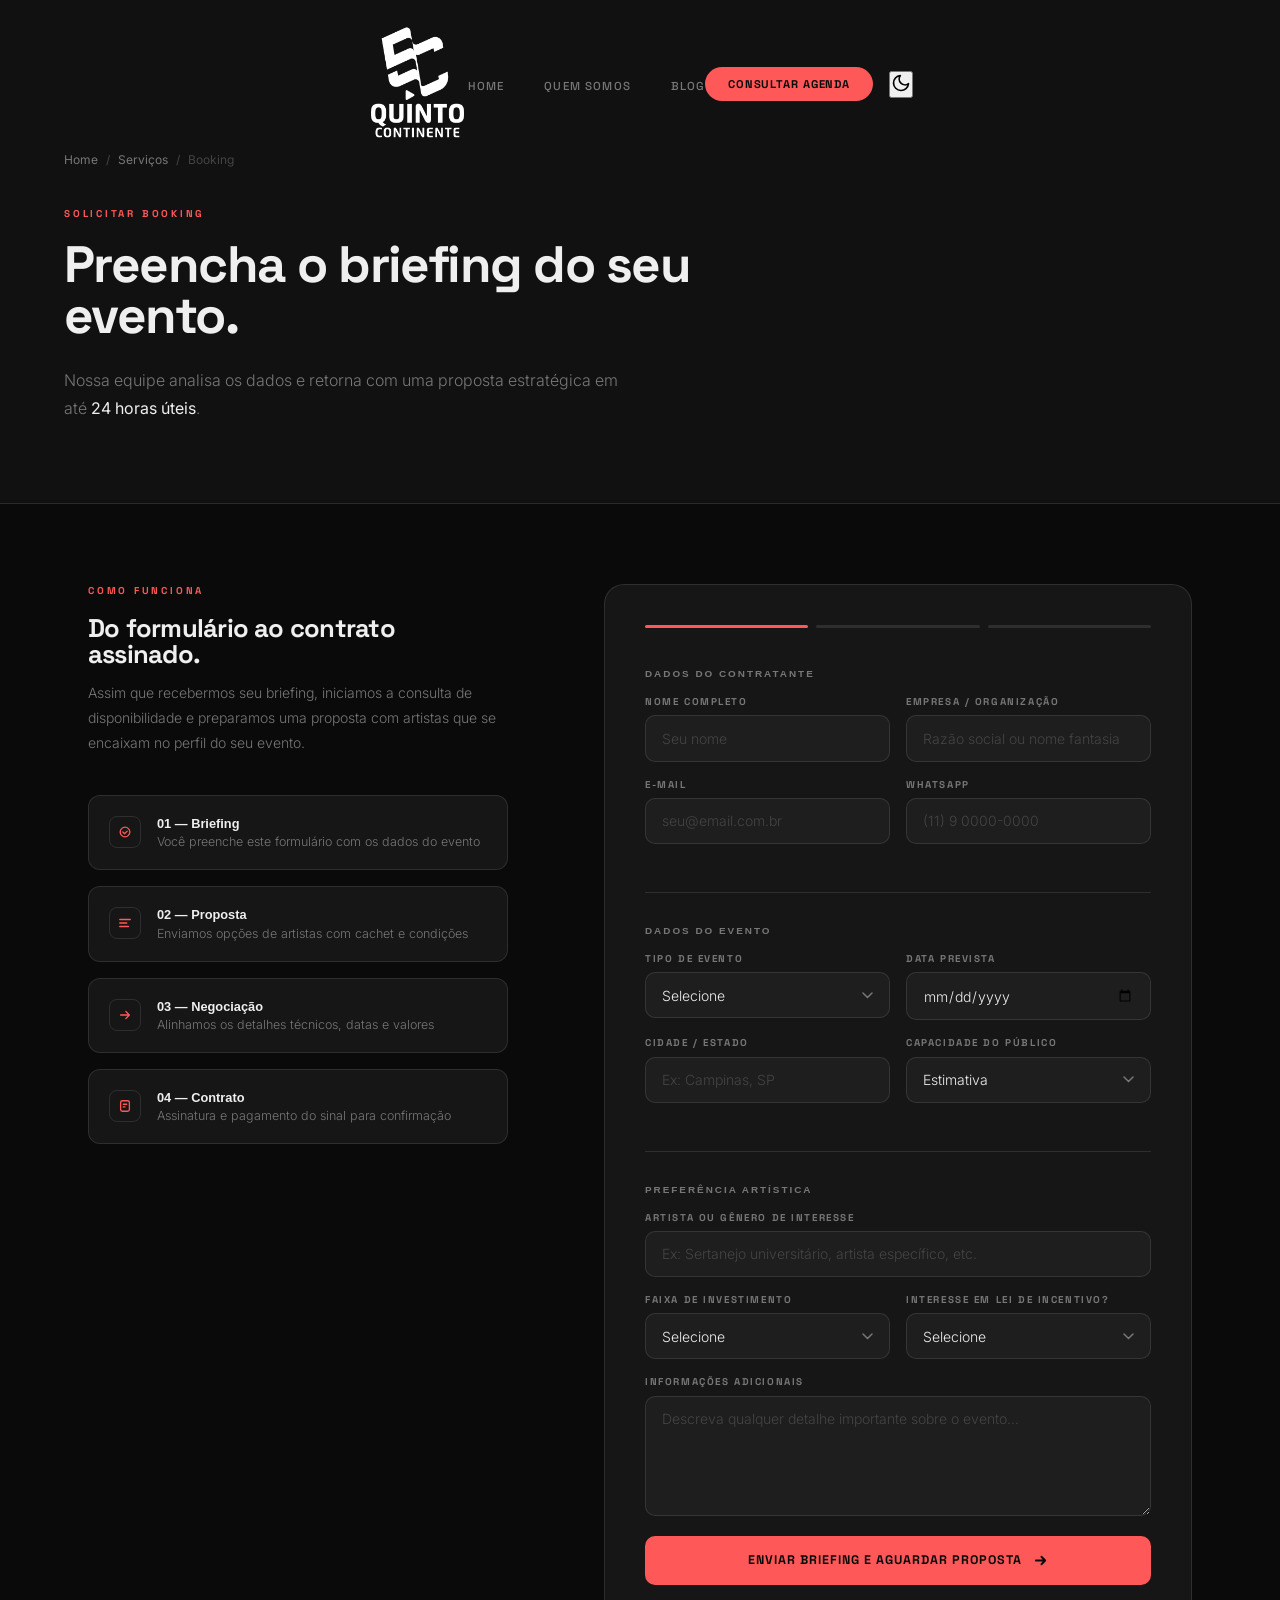
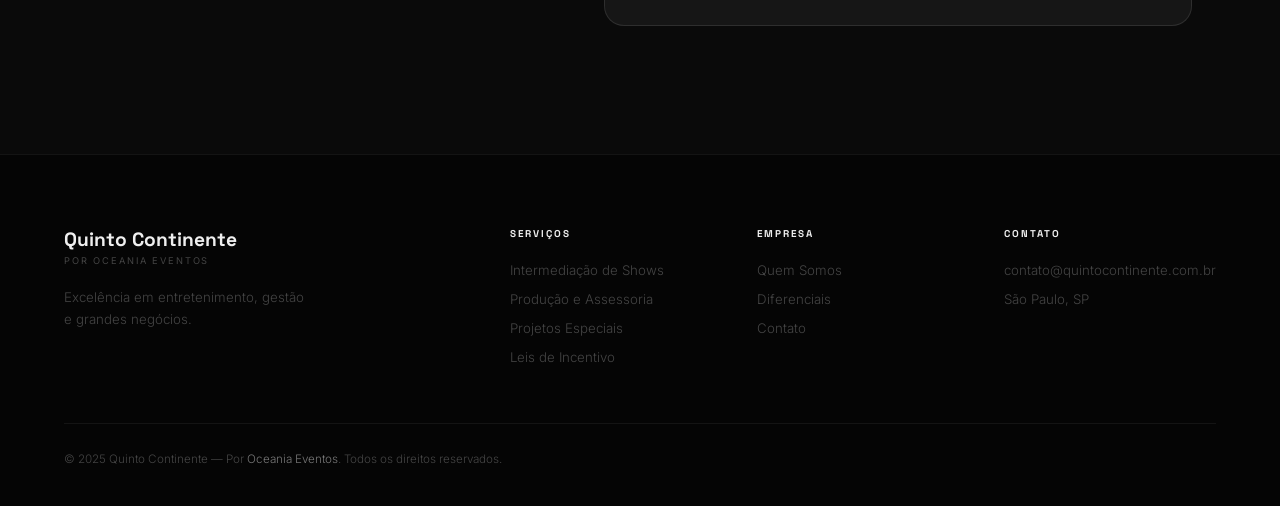
<file: servicos/booking/index.html>
<!DOCTYPE html>
<html lang="pt-BR">
<head>
  <meta charset="UTF-8">
  <meta name="viewport" content="width=device-width, initial-scale=1.0">
  <title>Solicitar Booking – Quinto Continente</title>
  <meta name="description" content="Formulário de solicitação de booking artístico. Preencha os dados do seu evento e receba uma proposta em até 24h.">
  <link href="https://fonts.googleapis.com/css2?family=Space+Grotesk:wght@400;500;600;700;800&family=Inter:wght@300;400;500&display=swap" rel="stylesheet">
  <link rel="stylesheet" href="../../assets/css/style.css">
  <style>
    .booking-layout { display:grid; grid-template-columns:1fr 1.4fr; gap:6rem; align-items:start; padding:5rem 3rem 8rem; max-width:1200px; margin:0 auto; }
    .booking-info-sticky { position:sticky; top:calc(var(--nav-h) + 2rem); }
    .booking-checklist { margin-top:2.5rem; display:flex; flex-direction:column; gap:1rem; }
    .bk-item { display:flex; align-items:flex-start; gap:1rem; padding:1.25rem; background:var(--bg3); border:1px solid var(--line2); border-radius:var(--radius-md); }
    .bk-icon { width:32px; height:32px; border-radius:8px; border:1px solid var(--line2); display:flex; align-items:center; justify-content:center; flex-shrink:0; }
    .bk-icon svg { width:14px; height:14px; stroke:var(--accent); }
    .bk-label { font-family:'Syne',sans-serif; font-size:.8rem; font-weight:600; color:var(--text); margin-bottom:.2rem; }
    .bk-val { font-size:.78rem; font-weight:300; color:var(--muted2); }
    .form-section-title { font-family:'Syne',sans-serif; font-size:.62rem; font-weight:700; letter-spacing:.2em; text-transform:uppercase; color:var(--muted2); margin:2rem 0 1rem; padding-top:2rem; border-top:1px solid var(--line2); }
    .form-section-title:first-of-type { margin-top:0; padding-top:0; border-top:none; }
    .step-indicator { display:flex; gap:.5rem; margin-bottom:2.5rem; }
    .step { flex:1; height:3px; border-radius:3px; background:var(--line2); transition:background .4s; }
    .step.done { background:var(--accent); }
    @media(max-width:900px){ .booking-layout{grid-template-columns:1fr;gap:3rem;padding:3rem 1.5rem 5rem} .booking-info-sticky{position:static} }
    @media(max-width:768px){ .bk-item { padding: 1rem; } }
  </style>
  <script>if(localStorage.getItem('qc_theme')==='light') document.documentElement.setAttribute('data-theme','light');</script>
</head>
<body>
  <nav id="nav">
    <a href="../../index.html" class="nav-logo">
      <img src="../../assets/images/logo.png" alt="Quinto Continente" onerror="this.style.display='none';this.insertAdjacentHTML('afterend','<span style=\'font-family:Syne,sans-serif;font-size:1.1rem;font-weight:800;color:var(--text)\'>Quinto Continente</span>')">
    </a>
    <ul class="nav-links">
      <li><a href="../../index.html">Home</a></li>
      <li><a href="../../sobre/index.html">Quem Somos</a></li>
      <li><a href="https://blog.quintocontinente.com.br" target="_blank" rel="noopener">Blog</a></li>
    </ul>
    <div style="display:flex; align-items:center; gap:1rem;">
      <a href="../../index.html#contato" class="nav-btn">Consultar Agenda</a>
      <button class="theme-toggle" aria-label="Alternar tema" id="themeToggle"><svg id="themeIcon" viewBox="0 0 24 24" width="20" height="20" stroke="currentColor" stroke-width="2" stroke-linecap="round" stroke-linejoin="round" fill="none"><path d="M21 12.79A9 9 0 1 1 11.21 3 7 7 0 0 0 21 12.79z"></path></svg></button>
      <button class="nav-hamburger" aria-label="Menu"><span></span><span></span><span></span></button>
    </div>
  </nav>
  <div class="nav-mobile">
    <a href="../../index.html">Home</a>
    <a href="../../sobre/index.html">Quem Somos</a>
    <a href="https://blog.quintocontinente.com.br" target="_blank" rel="noopener">Blog</a>
    <a href="../../index.html#contato" style="color:var(--accent)">Consultar Agenda →</a>
  </div>
  <div class="page-hero">
    <div class="breadcrumb"><a href="../../index.html">Home</a><span>/</span><a href="../index.html">Serviços</a><span>/</span><span>Booking</span></div>
    <div class="page-hero-label">Solicitar booking</div>
    <h1>Preencha o briefing do seu evento.</h1>
    <p class="page-hero-sub">Nossa equipe analisa os dados e retorna com uma proposta estratégica em até <strong>24 horas úteis</strong>.</p>
  </div>
  <div style="background:var(--bg)">
    <div class="booking-layout">
      <div class="booking-info-sticky">
        <div class="s-label">Como funciona</div>
        <h2 class="s-title" style="font-size:clamp(1.4rem,2vw,2rem);margin-bottom:.75rem">Do formulário ao contrato assinado.</h2>
        <p style="font-size:.875rem;font-weight:300;line-height:1.8;color:var(--muted2)">Assim que recebermos seu briefing, iniciamos a consulta de disponibilidade e preparamos uma proposta com artistas que se encaixam no perfil do seu evento.</p>
        <div class="booking-checklist">
          <div class="bk-item"><div class="bk-icon"><svg viewBox="0 0 16 16" fill="none"><circle cx="8" cy="8" r="5.5" stroke-width="1.5"/><path d="M5.5 8l2 2 3-3" stroke-width="1.5" stroke-linecap="round" stroke-linejoin="round"/></svg></div><div><div class="bk-label">01 — Briefing</div><div class="bk-val">Você preenche este formulário com os dados do evento</div></div></div>
          <div class="bk-item"><div class="bk-icon"><svg viewBox="0 0 16 16" fill="none"><path d="M2 4h12M2 8h8M2 12h10" stroke-width="1.5" stroke-linecap="round"/></svg></div><div><div class="bk-label">02 — Proposta</div><div class="bk-val">Enviamos opções de artistas com cachet e condições</div></div></div>
          <div class="bk-item"><div class="bk-icon"><svg viewBox="0 0 16 16" fill="none"><path d="M3 8h10M9 4l4 4-4 4" stroke-width="1.5" stroke-linecap="round" stroke-linejoin="round"/></svg></div><div><div class="bk-label">03 — Negociação</div><div class="bk-val">Alinhamos os detalhes técnicos, datas e valores</div></div></div>
          <div class="bk-item"><div class="bk-icon"><svg viewBox="0 0 16 16" fill="none"><rect x="3" y="2" width="10" height="12" rx="2" stroke-width="1.5"/><path d="M6 6h4M6 9h2" stroke-width="1.5" stroke-linecap="round"/></svg></div><div><div class="bk-label">04 — Contrato</div><div class="bk-val">Assinatura e pagamento do sinal para confirmação</div></div></div>
        </div>
      </div>
      <div class="form-box">
        <div class="step-indicator" id="steps">
          <div class="step done"></div><div class="step"></div><div class="step"></div>
        </div>
        <form data-form="booking">
          <div class="form-section-title">Dados do contratante</div>
          <div class="form-row">
            <div class="fg"><label class="fl" for="b-nome">Nome completo</label><input class="fi" type="text" id="b-nome" placeholder="Seu nome" required></div>
            <div class="fg"><label class="fl" for="b-empresa">Empresa / Organização</label><input class="fi" type="text" id="b-empresa" placeholder="Razão social ou nome fantasia"></div>
          </div>
          <div class="form-row">
            <div class="fg"><label class="fl" for="b-email">E-mail</label><input class="fi" type="email" id="b-email" placeholder="seu@email.com.br" required></div>
            <div class="fg"><label class="fl" for="b-tel">WhatsApp</label><input class="fi" type="tel" id="b-tel" placeholder="(11) 9 0000-0000" required></div>
          </div>
          <div class="form-section-title">Dados do evento</div>
          <div class="form-row">
            <div class="fg"><label class="fl" for="b-tipo">Tipo de evento</label><select class="fs" id="b-tipo" required><option value="" disabled selected>Selecione</option><option>Show público (prefeitura / festa)</option><option>Evento corporativo</option><option>Evento privado / social</option><option>Festival</option><option>Casa de show / estabelecimento</option></select></div>
            <div class="fg"><label class="fl" for="b-data">Data prevista</label><input class="fi" type="date" id="b-data" required></div>
          </div>
          <div class="form-row">
            <div class="fg"><label class="fl" for="b-cidade">Cidade / Estado</label><input class="fi" type="text" id="b-cidade" placeholder="Ex: Campinas, SP" required></div>
            <div class="fg"><label class="fl" for="b-publico">Capacidade do público</label><select class="fs" id="b-publico"><option value="" disabled selected>Estimativa</option><option>Até 500 pessoas</option><option>500 a 2.000 pessoas</option><option>2.000 a 10.000 pessoas</option><option>Acima de 10.000 pessoas</option></select></div>
          </div>
          <div class="form-section-title">Preferência artística</div>
          <div class="fg"><label class="fl" for="b-artista">Artista ou gênero de interesse</label><input class="fi" type="text" id="b-artista" placeholder="Ex: Sertanejo universitário, artista específico, etc."></div>
          <div class="form-row">
            <div class="fg"><label class="fl" for="b-orcamento">Faixa de investimento</label><select class="fs" id="b-orcamento"><option value="" disabled selected>Selecione</option><option>Até R$ 30.000</option><option>R$ 30.000 a R$ 100.000</option><option>R$ 100.000 a R$ 300.000</option><option>Acima de R$ 300.000</option><option>Prefiro não informar</option></select></div>
            <div class="fg"><label class="fl" for="b-lei">Interesse em lei de incentivo?</label><select class="fs" id="b-lei"><option value="" disabled selected>Selecione</option><option>Sim, quero explorar essa opção</option><option>Não, custeio próprio</option><option>Tenho dúvidas sobre isso</option></select></div>
          </div>
          <div class="fg"><label class="fl" for="b-obs">Informações adicionais</label><textarea class="ft" id="b-obs" placeholder="Descreva qualquer detalhe importante sobre o evento…" rows="4"></textarea></div>
          <button type="submit" class="btn-form">Enviar briefing e aguardar proposta <svg class="arr" width="15" height="15" viewBox="0 0 16 16" fill="none"><path d="M3 8h10M9 4l4 4-4 4" stroke="currentColor" stroke-width="2" stroke-linecap="round" stroke-linejoin="round"/></svg></button>
          <p class="form-ok"></p>
        </form>
      </div>
    </div>
  </div>
  <footer>
    <div class="footer-top">
      <div><div class="f-logo">Quinto Continente</div><div class="f-sub">Por Oceania Eventos</div><p class="f-desc">Excelência em entretenimento, gestão e grandes negócios.</p></div>
      <div><div class="f-col-title">Serviços</div><ul class="f-links"><li><a href="../index.html#intermediacao">Intermediação de Shows</a></li><li><a href="../index.html#producao">Produção e Assessoria</a></li><li><a href="../index.html#especiais">Projetos Especiais</a></li><li><a href="../index.html#leis">Leis de Incentivo</a></li></ul></div>
      <div><div class="f-col-title">Empresa</div><ul class="f-links"><li><a href="../../sobre/index.html">Quem Somos</a></li><li><a href="../../index.html#diferenciais">Diferenciais</a></li><li><a href="../../index.html#contato">Contato</a></li></ul></div>
      <div><div class="f-col-title">Contato</div><ul class="f-links"><li><a href="mailto:contato@quintocontinente.com.br">contato@quintocontinente.com.br</a></li><li><a href="#">São Paulo, SP</a></li></ul></div>
    </div>
    <div class="footer-bot"><p>© 2025 Quinto Continente — Por <a href="#">Oceania Eventos</a>. Todos os direitos reservados.</p></div>
  </footer>
  <script src="../../assets/js/main.js"></script>
  <script>
    var steps = document.querySelectorAll('#steps .step');
    var inputs = document.querySelectorAll('form input, form select, form textarea');
    inputs.forEach(function(inp){
      inp.addEventListener('input',function(){
        var filled=[].filter.call(inputs,function(i){return i.value}).length;
        var pct=filled/inputs.length;
        steps[0].classList.toggle('done',pct>0);
        steps[1].classList.toggle('done',pct>0.4);
        steps[2].classList.toggle('done',pct>0.8);
      });
    });
  </script>
</body>
</html>
</file>
<file: assets/css/style.css>
/* ============================================================
   QUINTO CONTINENTE — style.css
   Sistema de design centralizado
   ============================================================ */

*, *::before, *::after { box-sizing: border-box; margin: 0; padding: 0; }

:root {
  --accent:     #ff5858;
  --accent-dim: rgba(255,88,88,0.10);
  --bg:         #0A0A0A;
  --bg2:        #111111;
  --bg3:        #161616;
  --surface:    #1E1E1E;
  --line:       rgba(255,255,255,0.06);
  --line2:      rgba(255,255,255,0.10);
  --text:       #EFEFEF;
  --muted:      #444444;
  --muted2:     #777777;
  --radius-sm:  8px;
  --radius-md:  12px;
  --radius-lg:  16px;
  --radius-xl:  20px;
  --nav-h:      88px;
  --site-pad:   clamp(1.5rem, 5vw, 4rem);
  --max-w:      1400px;
}



html { scroll-behavior: smooth; overflow-x: hidden; width: 100%; }

body {
  font-family: 'Inter', sans-serif;
  background: var(--bg);
  color: var(--text);
  overflow-x: hidden;
}

.container {
  max-width: var(--max-w);
  margin: 0 auto;
  padding-left: var(--site-pad);
  padding-right: var(--site-pad);
  width: 100%;
}

/* ── Scrollbar ─────────────────────────────────────────────── */
::-webkit-scrollbar { width: 4px; }
::-webkit-scrollbar-track { background: var(--bg); }
::-webkit-scrollbar-thumb { background: var(--muted); border-radius: 4px; }
::-webkit-scrollbar-thumb:hover { background: var(--muted2); }

/* ── Custom Cursor ─────────────────────────────────────────── */
/* Removido */

/* ── Navigation ────────────────────────────────────────────── */
nav {
  position: fixed; top: 0; left: 0; right: 0; z-index: 200;
  display: flex; justify-content: center;
  padding: 1.5rem var(--site-pad);
  transition: background .3s, border-color .3s, padding .3s;
}
.nav-inner {
  display: flex; align-items: center; justify-content: space-between;
  width: 100%; max-width: var(--max-w);
}
nav.scrolled {
  background: rgba(10,10,10,0.85);
  backdrop-filter: blur(20px);
  border-bottom: 1px solid var(--line2);
  padding: 0.8rem var(--site-pad);
}
.nav-logo { text-decoration: none; display: flex; align-items: center; }
.nav-logo img { height: 120px; display: block; transition: height .3s; }
nav.scrolled .nav-logo img { height: 80px; }
.nav-links {
  display: flex; align-items: center; gap: 2.5rem;
  list-style: none;
}
.nav-links a {
  font-family: 'Space Grotesk', sans-serif;
  font-size: 0.72rem; font-weight: 500;
  letter-spacing: 0.1em; text-transform: uppercase;
  color: var(--muted2); text-decoration: none;
  transition: color .3s;
}
.nav-links a:hover, .nav-links a.active { color: var(--accent); }

.nav-btn {
  font-family: 'Space Grotesk', sans-serif;
  font-size: 0.7rem; font-weight: 700;
  letter-spacing: 0.08em; text-transform: uppercase;
  color: var(--bg); background: var(--accent);
  padding: 0.65rem 1.4rem; border-radius: 100px;
  text-decoration: none;
  transition: transform .2s, box-shadow .2s;
}
.nav-btn:hover { transform: translateY(-1px); box-shadow: 0 6px 20px rgba(255,88,88,0.3); }



/* Hamburger (mobile) */
.nav-hamburger {
  display: none; flex-direction: column; gap: 5px;
  background: none; border: none; cursor: pointer; padding: 4px;
}
.nav-hamburger span {
  display: block; width: 22px; height: 1.5px;
  background: var(--muted2); border-radius: 2px;
  transition: transform .3s, opacity .3s;
}
.nav-hamburger.open span:nth-child(1) { transform: translateY(6.5px) rotate(45deg); }
.nav-hamburger.open span:nth-child(2) { opacity: 0; }
.nav-hamburger.open span:nth-child(3) { transform: translateY(-6.5px) rotate(-45deg); }

/* Mobile menu */
.nav-mobile {
  display: none;
  position: fixed; inset: 0; z-index: 190;
  background: var(--bg);
  flex-direction: column; align-items: center; justify-content: center;
  gap: 2.5rem;
}
.nav-mobile.open { display: flex; }
.nav-mobile a {
  font-family: 'Space Grotesk', sans-serif;
  font-size: 2rem; font-weight: 800;
  letter-spacing: -0.02em; color: var(--text);
  text-decoration: none; transition: color .2s;
  text-align: center;
}
.nav-mobile a:hover { color: var(--accent); }

/* ── Page header (inner pages) ─────────────────────────────── */
.page-hero {
  padding: calc(var(--nav-h) + 4rem) max(var(--site-pad), calc((100% - var(--max-w)) / 2)) 5rem;
  background: var(--bg2);
  border-bottom: 1px solid var(--line2);
}
.page-hero-label {
  font-family: 'Space Grotesk', sans-serif;
  font-size: 0.62rem; font-weight: 700;
  letter-spacing: 0.28em; text-transform: uppercase;
  color: var(--accent); margin-bottom: 1.2rem;
}
.page-hero h1 {
  font-family: 'Space Grotesk', sans-serif;
  font-size: clamp(2rem, 4vw, 3.8rem); font-weight: 800;
  line-height: 1.0; letter-spacing: -0.03em;
  color: var(--text); max-width: 720px;
  margin-bottom: 1.5rem;
}
.page-hero-sub {
  font-size: 1rem; font-weight: 300;
  line-height: 1.8; color: var(--muted2); max-width: 560px;
}
.page-hero-sub strong { color: var(--text); font-weight: 400; }

/* Breadcrumb */
.breadcrumb {
  display: flex; align-items: center; gap: 0.5rem;
  font-size: 0.75rem; color: var(--muted2);
  margin-bottom: 2.5rem;
}
.breadcrumb a { color: var(--muted2); text-decoration: none; transition: color .2s; }
.breadcrumb a:hover { color: var(--text); }
.breadcrumb span { color: var(--muted); }

/* ── Sections ──────────────────────────────────────────────── */
section { 
  padding: 7rem max(var(--site-pad), calc((100% - var(--max-w)) / 2)); 
}

section.hero { 
  padding-top: calc(var(--nav-h) + 5rem);
  padding-bottom: 5rem;
  display: flex;
  flex-direction: column;
  justify-content: center;
  align-items: center;
}

/* ── Hero (novo — 2 colunas humanizado) ────────────────────── */
.hero {
  min-height: 90vh;
  display: flex;
  flex-direction: column;
  justify-content: center;
  align-items: center;
  text-align: center;
  padding: calc(var(--nav-h) + 5rem) 3rem 5rem;
  position: relative;
  overflow: hidden;
}
.hero-bg {
  position: absolute; inset: 0; z-index: 0;
  background:
    radial-gradient(circle at center, rgba(255,88,88,0.08) 0%, transparent 70%);
}
.hero-left {
  position: relative; z-index: 1;
  display: flex; flex-direction: column;
  align-items: center;
  gap: 2.5rem;
  max-width: 900px;
}
.hero-tag {
  display: inline-flex; align-items: center; gap: 0.6rem;
  font-family: 'Space Grotesk', sans-serif;
  font-size: 0.62rem; font-weight: 700;
  letter-spacing: 0.22em; text-transform: uppercase;
  color: var(--accent);
}
.hero-tag-dot {
  width: 6px; height: 6px; border-radius: 50%;
  background: var(--accent);
  animation: pulse-dot 2s ease-in-out infinite;
}
@keyframes pulse-dot { 0%,100%{opacity:1} 50%{opacity:.25} }

.hero h1 {
  font-family: 'Space Grotesk', sans-serif;
  font-size: clamp(3rem, 7vw, 5.5rem);
  font-weight: 800; line-height: 1.0;
  letter-spacing: -0.04em; color: var(--text);
}
.hero h1 .hl {
  color: var(--accent);
  background: none; -webkit-text-fill-color: var(--accent);
}
.hero-sub {
  font-size: 1.15rem; font-weight: 300;
  line-height: 1.7; color: var(--muted2);
  max-width: 680px;
}
.hero-actions { display: flex; gap: 1.25rem; flex-wrap: wrap; align-items: center; justify-content: center; }
.hero-rule { display: none; }


@media (max-width: 900px) {
  .hero {
    min-height: auto;
    padding-bottom: 4rem;
  }
  .hero-right { display: none; }
}


.s-label {
  font-family: 'Space Grotesk', sans-serif;
  font-size: 0.62rem; font-weight: 700;
  letter-spacing: 0.28em; text-transform: uppercase;
  color: var(--accent); margin-bottom: 1.2rem;
}
.s-title {
  font-family: 'Space Grotesk', sans-serif;
  font-size: clamp(2rem, 3.8vw, 3.4rem); font-weight: 800;
  line-height: 1.0; letter-spacing: -0.03em;
  color: var(--text); max-width: 700px;
}
.s-sub {
  font-size: 0.975rem; font-weight: 300;
  line-height: 1.8; color: var(--muted2);
  max-width: 600px; margin-top: 1.5rem;
}
.s-sub strong { color: var(--text); font-weight: 400; }

/* ── Buttons ───────────────────────────────────────────────── */
.btn-main {
  display: inline-flex; align-items: center; gap: 0.75rem;
  font-family: 'Space Grotesk', sans-serif;
  font-size: 0.75rem; font-weight: 700;
  letter-spacing: 0.07em; text-transform: uppercase;
  color: var(--bg); background: var(--accent);
  padding: 1rem 2rem; border-radius: 100px;
  text-decoration: none; border: none; cursor: pointer;
  transition: transform .25s, box-shadow .25s;
}
.btn-main:hover { transform: translateY(-3px); box-shadow: 0 12px 30px rgba(255,88,88,0.3); }
.btn-main .arr { transition: transform .2s; }
.btn-main:hover .arr { transform: translateX(5px); }

.btn-outline {
  display: inline-flex; align-items: center; gap: 0.75rem;
  font-family: 'Space Grotesk', sans-serif;
  font-size: 0.75rem; font-weight: 700;
  letter-spacing: 0.07em; text-transform: uppercase;
  color: var(--text); background: transparent;
  padding: 1rem 2rem; border-radius: 100px;
  text-decoration: none; border: 1px solid var(--line2); cursor: pointer;
  transition: border-color .25s, color .25s, transform .25s;
}
.btn-outline:hover { border-color: var(--accent); color: var(--accent); transform: translateY(-2px); }

/* ── Cards grid ────────────────────────────────────────────── */
.card-grid-2 { display: grid; grid-template-columns: repeat(2,1fr); gap: 1px; }
.card-grid-3 { display: grid; grid-template-columns: repeat(3,1fr); gap: 1px; }
.card-grid-4 { display: grid; grid-template-columns: repeat(4,1fr); gap: 1px; }

.cards-wrap {
  background: var(--line2);
  border: 1px solid var(--line2);
  border-radius: var(--radius-lg);
  overflow: hidden;
}

.card {
  background: var(--bg);
  padding: 3rem 2.5rem;
  position: relative; overflow: hidden;
  transition: background .3s;
}
.card:hover { background: var(--bg3); }
.card-bar {
  position: absolute; top: 0; left: 0;
  width: 0; height: 2px; background: var(--accent);
  transition: width .4s cubic-bezier(.4,0,.2,1);
}
.card:hover .card-bar { width: 100%; }
.card-idx {
  font-family: 'Space Grotesk', sans-serif; font-size: 0.65rem;
  font-weight: 600; letter-spacing: 0.12em; color: var(--muted);
  margin-bottom: 1.75rem;
}
.card-icon {
  width: 38px; height: 38px;
  border: 1px solid var(--line2); border-radius: var(--radius-sm);
  display: flex; align-items: center; justify-content: center;
  margin-bottom: 1.5rem;
  transition: border-color .3s, background .3s;
}
.card:hover .card-icon { border-color: var(--accent); background: var(--accent-dim); }
.card-icon svg { width: 16px; height: 16px; stroke: var(--muted2); transition: stroke .3s; }
.card:hover .card-icon svg { stroke: var(--accent); }
.card-title {
  font-family: 'Space Grotesk', sans-serif;
  font-size: 1.15rem; font-weight: 700;
  color: var(--text); margin-bottom: 0.8rem;
  letter-spacing: -0.02em;
}
.card-desc {
  font-size: 0.85rem; font-weight: 300;
  line-height: 1.75; color: var(--muted2);
}
.card-link {
  display: inline-flex; align-items: center; gap: 0.5rem;
  margin-top: 1.5rem;
  font-family: 'Space Grotesk', sans-serif;
  font-size: 0.68rem; font-weight: 700;
  letter-spacing: 0.1em; text-transform: uppercase;
  color: var(--accent); text-decoration: none;
  transition: gap .2s;
}
.card-link:hover { gap: 0.8rem; }

/* ── Stat rows ─────────────────────────────────────────────── */
.stat-box { border: 1px solid var(--line2); border-radius: var(--radius-lg); overflow: hidden; }
.stat-row {
  display: flex; align-items: center; gap: 1.5rem;
  padding: 1.75rem 2rem;
  border-bottom: 1px solid var(--line);
  transition: background .3s;
}
.stat-row:last-child { border-bottom: none; }
.stat-row:hover { background: var(--surface); }
.stat-num {
  font-family: 'Space Grotesk', sans-serif;
  font-size: 2rem; font-weight: 800;
  letter-spacing: -0.04em; color: var(--accent);
  min-width: 72px; line-height: 1;
}
.stat-title {
  font-family: 'Space Grotesk', sans-serif;
  font-size: 0.875rem; font-weight: 600; color: var(--text); margin-bottom: 0.2rem;
}
.stat-sub { font-size: 0.78rem; font-weight: 300; color: var(--muted2); }

/* ── Diferencial pill ──────────────────────────────────────── */
.dif-pill {
  display: inline-block;
  font-family: 'Space Grotesk', sans-serif; font-size: 0.58rem;
  font-weight: 700; letter-spacing: 0.16em; text-transform: uppercase;
  color: var(--accent); background: var(--accent-dim);
  padding: 0.28rem 0.65rem; border-radius: 100px;
  margin-bottom: 1.25rem;
}

/* ── Forms ─────────────────────────────────────────────────── */
.form-box {
  background: var(--bg3); border: 1px solid var(--line2);
  border-radius: var(--radius-xl); padding: 2.5rem;
}
.form-row { display: grid; grid-template-columns: 1fr 1fr; gap: 1rem; }
.fg { margin-bottom: 1rem; }
.fl {
  display: block;
  font-family: 'Space Grotesk', sans-serif; font-size: 0.62rem; font-weight: 700;
  letter-spacing: 0.16em; text-transform: uppercase;
  color: var(--muted2); margin-bottom: 0.45rem;
}
.fi, .ft, .fs {
  width: 100%; background: var(--surface);
  border: 1px solid var(--line2); border-radius: 10px;
  padding: 0.85rem 1rem;
  font-family: 'Inter', sans-serif; font-size: 0.875rem; font-weight: 300;
  color: var(--text); outline: none;
  transition: border-color .25s; -webkit-appearance: none;
}
.ft { resize: vertical; min-height: 120px; }
.fi::placeholder, .ft::placeholder { color: var(--muted); }
.fi:focus, .ft:focus, .fs:focus { border-color: var(--accent); }
.fs {
  background-image: url("data:image/svg+xml,%3Csvg xmlns='http://www.w3.org/2000/svg' width='11' height='7' viewBox='0 0 11 7'%3E%3Cpath d='M1 1l4.5 4.5L10 1' stroke='%23777' stroke-width='1.5' fill='none' stroke-linecap='round'/%3E%3C/svg%3E");
  background-repeat: no-repeat; background-position: right 1rem center;
}
.fs option { background: #1E1E1E; }
.btn-form {
  width: 100%;
  display: flex; align-items: center; justify-content: center; gap: 0.7rem;
  font-family: 'Space Grotesk', sans-serif; font-size: 0.78rem; font-weight: 700;
  letter-spacing: 0.08em; text-transform: uppercase;
  color: var(--bg); background: var(--accent);
  padding: 1.05rem 2rem; border-radius: 10px;
  border: none; cursor: pointer;
  transition: transform .2s, box-shadow .2s; margin-top: 0.5rem;
}
.btn-form:hover { transform: translateY(-2px); box-shadow: 0 8px 24px rgba(255,88,88,0.25); }
.btn-form .arr { transition: transform .2s; }
.btn-form:hover .arr { transform: translateX(4px); }
.form-ok {
  display: none; text-align: center; margin-top: 0.85rem;
  font-size: 0.78rem; color: var(--accent);
  font-family: 'Space Grotesk', sans-serif; letter-spacing: 0.05em;
}

/* ── Footer ────────────────────────────────────────────────── */
footer {
  background: #050505;
  border-top: 1px solid var(--line);
  padding: 4.5rem max(var(--site-pad), calc((100% - var(--max-w)) / 2)) 2.5rem;
}
.footer-top {
  display: grid; grid-template-columns: 2fr 1fr 1fr 1fr; gap: 3rem;
  padding-bottom: 3rem; border-bottom: 1px solid var(--line); margin-bottom: 1.75rem;
}
.f-logo { font-family: 'Space Grotesk', sans-serif; font-size: 1.2rem; font-weight: 800; color: var(--text); margin-bottom: 0.2rem; }
.f-sub { font-size: 0.58rem; letter-spacing: 0.2em; text-transform: uppercase; color: var(--muted); margin-bottom: 1.2rem; }
.f-desc { font-size: 0.83rem; font-weight: 300; color: var(--muted); line-height: 1.7; max-width: 250px; margin-bottom: 1.5rem; }
.f-social { display: flex; gap: 0.5rem; }
.f-s {
  width: 32px; height: 32px; border: 1px solid var(--line2); border-radius: var(--radius-sm);
  display: flex; align-items: center; justify-content: center; text-decoration: none;
  transition: border-color .25s, background .25s;
}
.f-s:hover { border-color: var(--accent); background: var(--accent-dim); }
.f-s svg { width: 13px; height: 13px; fill: var(--muted2); }
.f-col-title {
  font-family: 'Space Grotesk', sans-serif; font-size: 0.62rem; font-weight: 700;
  letter-spacing: 0.2em; text-transform: uppercase; color: var(--text); margin-bottom: 1.2rem;
}
.f-links { list-style: none; }
.f-links li { margin-bottom: 0.55rem; }
.f-links a { font-size: 0.83rem; font-weight: 300; color: var(--muted); text-decoration: none; transition: color .2s; }
.f-links a:hover { color: var(--accent); }
.footer-bot { display: flex; align-items: center; justify-content: space-between; }
.footer-bot p { font-size: 0.73rem; font-weight: 300; color: var(--muted); }
.footer-bot a { color: var(--muted2); text-decoration: none; }
.footer-bot a:hover { color: var(--accent); }

/* ── Scroll reveal ─────────────────────────────────────────── */
.reveal { opacity: 0; transform: translateY(24px); transition: opacity .6s ease, transform .6s ease; }
.reveal.vis { opacity: 1; transform: none; }
.d1 { transition-delay: .1s; }
.d2 { transition-delay: .2s; }
.d3 { transition-delay: .3s; }
.d4 { transition-delay: .4s; }

/* ── Chips / tags ──────────────────────────────────────────── */
.chips { display: flex; gap: 0.5rem; flex-wrap: wrap; }
.chip {
  font-family: 'Space Grotesk', sans-serif; font-size: 0.62rem; font-weight: 600;
  letter-spacing: 0.1em; text-transform: uppercase;
  color: var(--muted2); border: 1px solid var(--line2);
  padding: 0.35rem 0.85rem; border-radius: 100px;
}

/* ── Divider ───────────────────────────────────────────────── */
.divider { height: 1px; background: var(--line2); margin: 0; }

/* ── Blog promo strip ──────────────────────────────────────── */
.blog-strip {
  background: var(--bg3); border: 1px solid var(--line2);
  border-radius: var(--radius-lg);
  padding: 2rem 2.5rem;
  display: flex; align-items: center; justify-content: space-between; gap: 2rem;
  flex-wrap: wrap;
}
.blog-strip-text { font-size: 0.9rem; font-weight: 300; color: var(--muted2); line-height: 1.6; }
.blog-strip-text strong { color: var(--text); font-weight: 500; }

/* ══ RESPONSIVE ════════════════════════════════════════════════ */
@media (max-width: 1080px) {
  .card-grid-4 { grid-template-columns: repeat(2,1fr); }
  .footer-top  { grid-template-columns: 1fr 1fr; }
}

@media (max-width: 768px) {
  .nav-logo img { height: 60px; }
  .nav-links, .nav-btn { display: none; }
  .nav-hamburger { display: flex; }
  nav, section, footer, .page-hero { padding-left: 1.5rem; padding-right: 1.5rem; }
  .card-grid-2, .card-grid-3, .card-grid-4 { grid-template-columns: 1fr; }
  .card { padding: 2.5rem 1.5rem; }
  .stat-row { padding: 1.25rem 1rem; flex-direction: column; align-items: flex-start; gap: .75rem; }
  .form-box { padding: 2rem 1.5rem; }
  .form-row { grid-template-columns: 1fr; }
  .footer-top { grid-template-columns: 1fr; gap: 2rem; }
  .footer-bot { flex-direction: column; gap: 0.5rem; text-align: center; }
  .blog-strip { flex-direction: column; align-items: flex-start; padding: 1.5rem; }
}

/* ── Artistas ──────────────────────────────────────────────── */
.artistas-marquee-section {
  padding: 4rem 0;
  background: var(--bg);
  overflow: hidden;
  position: relative;
}
.marquee-container {
  display: flex;
  gap: 2rem;
}
.marquee-track {
  display: flex;
  gap: 2rem;
  animation: marquee 60s linear infinite;
}
@keyframes marquee {
  0% { transform: translateX(0); }
  100% { transform: translateX(-50%); }
}

.artist-card {
  flex: 0 0 280px;
  background: var(--bg2);
  border-radius: var(--radius-lg);
  overflow: hidden;
  border: 1px solid var(--line);
  transition: transform 0.3s, border-color 0.3s;
}
.artist-card:hover {
  transform: translateY(-5px);
  border-color: var(--accent);
}
.artist-img {
  width: 100%;
  aspect-ratio: 4/5;
  background: var(--bg3);
  display: flex;
  align-items: center;
  justify-content: center;
  overflow: hidden;
}
.artist-img svg {
  width: 40px;
  height: 40px;
  color: var(--muted);
}
.artist-info {
  padding: 1.5rem;
  text-align: center;
}
.artist-name {
  font-family: 'Space Grotesk', sans-serif;
  font-size: 1rem;
  font-weight: 700;
  color: var(--text);
  text-transform: uppercase;
  letter-spacing: 0.05em;
}

/* Artists Page Grid */
.artists-page-section {
  padding: 4rem 2rem 8rem;
  max-width: 1400px;
  margin: 0 auto;
}
.search-container {
  margin-bottom: 4rem;
  position: relative;
}
.search-input {
  width: 100%;
  background: var(--bg2);
  border: 1px solid var(--line2);
  padding: 1.2rem 2rem;
  border-radius: var(--radius-md);
  color: var(--text);
  font-family: 'Inter', sans-serif;
  font-size: 1rem;
  transition: border-color 0.3s;
}
.search-input:focus {
  outline: none;
  border-color: var(--accent);
}
.artists-grid {
  display: grid;
  grid-template-columns: repeat(auto-fill, minmax(280px, 1fr));
  gap: 2.5rem;
}
@media (max-width: 768px) {
  nav { padding: 1rem var(--site-pad); }
  .nav-logo img { height: 94px; }
  nav.scrolled .nav-logo img { height: 72px; }
  .nav-links { display: none; }
  .nav-btn { display: none; }
  .nav-hamburger { display: flex; }

  .artists-grid {
    grid-template-columns: repeat(auto-fill, minmax(240px, 1fr));
    gap: 1.5rem;
  }
  .artist-card { flex: 0 0 240px; }
}
</file>
<file: assets/css/media.css>
/* ============================================================
   QUINTO CONTINENTE — media.css
   Banners rotativos + galeria de mídia + vídeo destaque
   ============================================================ */

/* ── Hero (Removido por conflito — Estilos agora em style.css) ──────────────── */

.sobre { background:var(--bg2); }
.sobre-inner { display:grid; grid-template-columns:1fr 1fr; gap:5rem; align-items:center; margin-top:4rem; }
.sobre-body { font-size:.975rem; font-weight:300; line-height:1.85; color:var(--muted2); }
.sobre-body p+p { margin-top:1.2rem; }
.sobre-body strong { color:var(--text); font-weight:400; }
.servicos { background:var(--bg); }
.servicos-hd { display:flex; justify-content:space-between; align-items:flex-end; margin-bottom:3.5rem; gap:2rem; flex-wrap:wrap; }
.servicos-hd-note { font-size:.875rem; font-weight:300; color:var(--muted2); max-width:240px; line-height:1.65; }
.diferenciais { background:var(--bg3); }
.dif { background:var(--bg3); padding:2.25rem 1.75rem; transition:background .3s; }
.dif:hover { background:var(--surface); }
.dif-title { font-family:'Syne',sans-serif; font-size:.95rem; font-weight:700; color:var(--text); margin-bottom:.7rem; }
.dif-desc  { font-size:.82rem; font-weight:300; line-height:1.72; color:var(--muted2); }
.contato { background:var(--bg2); }
.contato-inner { display:grid; grid-template-columns:1fr 1.5fr; gap:6rem; align-items:start; margin-top:4rem; }
.contato-lft p { font-size:.9rem; font-weight:300; line-height:1.8; color:var(--muted2); margin-top:1.5rem; }
.contato-lft strong { color:var(--text); font-weight:400; }

/* ── Banner Rotativo ─────────────────────────────────────── */
.banner-section {
  background: var(--bg);
  padding: 0;
  overflow: hidden;
}
.banner-slider {
  position: relative;
  width: 100%;
  height: 560px;
  overflow: hidden;
}
.banner-slide {
  position: absolute;
  inset: 0;
  opacity: 0;
  transition: opacity .9s ease, transform .9s ease;
  transform: scale(1.025);
}
.banner-slide.active {
  opacity: 1;
  transform: scale(1);
}
/* Mídia do banner (imagem ou vídeo) */
.banner-slide img,
.banner-slide video {
  width: 100%;
  height: 100%;
  object-fit: cover;
  display: block;
}
/* Placeholder visual */
.banner-ph {
  width: 100%; height: 100%;
  background: var(--bg3);
  display: flex; flex-direction: column;
  align-items: center; justify-content: center;
  gap: 1rem;
  border-bottom: 2px dashed var(--line2);
}
.banner-ph-icon {
  width: 64px; height: 64px;
  border: 2px dashed var(--muted);
  border-radius: var(--radius-md);
  display: flex; align-items: center; justify-content: center;
  color: var(--muted);
}
.banner-ph-icon svg { width: 28px; height: 28px; }
.banner-ph span {
  font-family: 'Syne', sans-serif;
  font-size: .65rem; font-weight: 600;
  letter-spacing: .15em; text-transform: uppercase;
  color: var(--muted);
}
/* Dim overlay sobre o banner */
.banner-overlay {
  position: absolute; inset: 0;
  background: linear-gradient(
    to right,
    rgba(10,10,10,.75) 0%,
    rgba(10,10,10,.25) 55%,
    transparent 100%
  );
  z-index: 1;
}
/* Conteúdo textual */
.banner-content {
  position: absolute;
  bottom: 0; left: 0; right: 0;
  padding: 3rem 4rem;
  z-index: 2;
}
.banner-label {
  display: inline-flex; align-items: center; gap: .5rem;
  font-family: 'Syne', sans-serif;
  font-size: .6rem; font-weight: 700;
  letter-spacing: .22em; text-transform: uppercase;
  color: var(--accent); margin-bottom: .75rem;
}
.banner-label-dot {
  width: 5px; height: 5px;
  background: var(--accent); border-radius: 50%;
  animation: pulse 2s infinite;
}
.banner-title {
  font-family: 'Syne', sans-serif;
  font-size: clamp(1.4rem, 2.8vw, 2.6rem); font-weight: 800;
  line-height: 1.05; letter-spacing: -.03em;
  color: var(--text); max-width: 560px;
  margin-bottom: .75rem;
}
.banner-desc {
  font-size: .875rem; font-weight: 300;
  line-height: 1.7; color: rgba(239,239,239,.72);
  max-width: 420px; margin-bottom: 1.5rem;
}
/* Controles */
.banner-controls {
  position: absolute;
  right: 4rem; bottom: 3rem;
  z-index: 3;
  display: flex; align-items: center; gap: 1rem;
}
.banner-btn {
  width: 40px; height: 40px;
  border: 1px solid rgba(255,255,255,.2);
  border-radius: 50%;
  background: rgba(10,10,10,.5);
  backdrop-filter: blur(12px);
  display: flex; align-items: center; justify-content: center;
  cursor: pointer;
  transition: border-color .25s, background .25s;
}
.banner-btn:hover {
  border-color: var(--accent);
  background: rgba(255,88,88,.18);
}
.banner-btn svg { width: 16px; height: 16px; }
.banner-dots { display: flex; gap: .5rem; align-items: center; }
.banner-dot {
  width: 6px; height: 6px;
  border-radius: 50%;
  background: rgba(255,255,255,.3);
  cursor: pointer;
  transition: background .3s, transform .3s;
}
.banner-dot.active {
  background: var(--accent);
  transform: scale(1.5);
}
/* Barra de progresso */
.banner-progress {
  position: absolute;
  bottom: 0; left: 0;
  height: 2px; background: var(--accent);
  width: 0;
  z-index: 3;
  pointer-events: none;
}

/* ── Galeria de Mídia ─────────────────────────────────────── */
.midia-section {
  background: var(--bg3);
  padding: 7rem 3rem;
}
.midia-grid {
  display: grid;
  grid-template-columns: repeat(3, 1fr);
  gap: 1px;
  margin-top: 3.5rem;
  background: var(--line2);
  border: 1px solid var(--line2);
  border-radius: var(--radius-lg);
  overflow: hidden;
}
.midia-item {
  position: relative;
  background: var(--bg);
  aspect-ratio: 4/3;
  overflow: hidden;
  cursor: pointer;
}
.midia-item.midia-large {
  grid-column: span 2;
  aspect-ratio: auto;
  min-height: 280px;
}
.midia-item img,
.midia-item video {
  width: 100%;
  height: 100%;
  object-fit: cover;
  display: block;
  transition: transform .5s ease;
}
.midia-item:hover img,
.midia-item:hover video { transform: scale(1.04); }
/* Placeholder da galeria */
.midia-ph {
  position: absolute; inset: 0;
  display: flex; flex-direction: column;
  align-items: center; justify-content: center;
  gap: .75rem;
  background: var(--surface);
  border: 2px dashed var(--line2);
  transition: border-color .3s, background .3s;
  color: var(--muted);
}
.midia-item:hover .midia-ph {
  border-color: rgba(255,88,88,.4);
  background: var(--bg3);
}
.midia-ph svg { width: 28px; height: 28px; }
.midia-ph span {
  font-family: 'Syne', sans-serif;
  font-size: .6rem; font-weight: 700;
  letter-spacing: .15em; text-transform: uppercase;
}
/* Overlay hover */
.midia-hover {
  position: absolute; inset: 0;
  background: linear-gradient(to top, rgba(10,10,10,.85) 0%, transparent 60%);
  opacity: 0;
  transition: opacity .35s;
  z-index: 1;
  display: flex; align-items: flex-end;
  padding: 1.25rem 1.5rem;
}
.midia-item:hover .midia-hover { opacity: 1; }
.midia-hover-label {
  font-family: 'Syne', sans-serif;
  font-size: .65rem; font-weight: 700;
  letter-spacing: .15em; text-transform: uppercase;
  color: var(--text);
}
/* Ícone de play (vídeos) */
.midia-play-icon {
  position: absolute;
  top: 50%; left: 50%;
  transform: translate(-50%, -50%);
  width: 52px; height: 52px;
  background: rgba(255,88,88,.88);
  border-radius: 50%;
  display: flex; align-items: center; justify-content: center;
  z-index: 2;
  transition: transform .25s, background .25s;
}
.midia-item:hover .midia-play-icon {
  transform: translate(-50%, -50%) scale(1.1);
  background: var(--accent);
}
.midia-play-icon svg { width: 18px; height: 18px; margin-left: 3px; }

/* ── Seção de Vídeo Destaque ─────────────────────────────── */
.video-section {
  background: var(--bg2);
  padding: 7rem 3rem;
}
.video-wrap {
  margin-top: 3.5rem;
  border-radius: var(--radius-xl);
  overflow: hidden;
  border: 1px solid var(--line2);
  background: var(--bg3);
}
/* Placeholder quando não há vídeo */
.video-ph-large {
  width: 100%;
  aspect-ratio: 16/9;
  min-height: 340px;
  display: flex; flex-direction: column;
  align-items: center; justify-content: center;
  gap: 1.5rem;
  background: var(--bg3);
  border-bottom: 2px dashed var(--line2);
}
.video-ph-play {
  width: 80px; height: 80px;
  border: 2px dashed var(--muted);
  border-radius: 50%;
  display: flex; align-items: center; justify-content: center;
  color: var(--muted);
}
.video-ph-play svg { width: 32px; height: 32px; }
.video-ph-large p {
  font-family: 'Syne', sans-serif;
  font-size: .72rem; font-weight: 700;
  letter-spacing: .15em; text-transform: uppercase;
  color: var(--muted); text-align: center;
  max-width: 320px; line-height: 1.9;
}
/* Vídeo real */
.video-wrap iframe,
.video-wrap video {
  width: 100%;
  aspect-ratio: 16/9;
  display: block;
  border: none;
}
/* Legenda abaixo do vídeo */
.video-caption {
  padding: 1.5rem 2rem;
  display: flex; align-items: center;
  justify-content: space-between; gap: 1rem;
  border-top: 1px solid var(--line);
}
.video-caption-text {
  font-size: .83rem; font-weight: 300;
  line-height: 1.6; color: var(--muted2);
}
.video-caption-text strong { color: var(--text); font-weight: 400; }

/* ══ RESPONSIVE ════════════════════════════════════════════ */
@media (max-width: 1080px) {
  .hero-floats { display: none; }
  .sobre-inner { grid-template-columns: 1fr; gap: 3rem; }
  .contato-inner { grid-template-columns: 1fr; gap: 3rem; }
  .midia-grid { grid-template-columns: repeat(2, 1fr); }
  .midia-item.midia-large { grid-column: span 2; }
  .banner-controls { right: 2rem; bottom: 2rem; }
  .banner-content { padding: 2rem; }
}
@media (max-width: 768px) {
  .hero { padding: 8rem 1.5rem 4rem; justify-content: center; min-height: auto; }
  .hero h1 { font-size: clamp(1.8rem, 8.5vw, 2.8rem); }
  .hero-bottom { flex-direction: column; align-items: flex-start; }
  .dif { padding: 1.5rem 1.25rem; }
  .banner-slider { height: 500px; }
  .banner-btn { display: none; }
  .banner-controls { right: 0; left: 0; bottom: 1.5rem; justify-content: center; width: 100%; }
  .banner-content { padding: 1.5rem 1.5rem 3.5rem; }
  .midia-section, .video-section { padding-left: 1.5rem; padding-right: 1.5rem; }
  .midia-grid { grid-template-columns: 1fr; }
  .midia-item.midia-large { grid-column: auto; min-height: 220px; }
  .video-caption { flex-direction: column; align-items: flex-start; }
}
</file>
